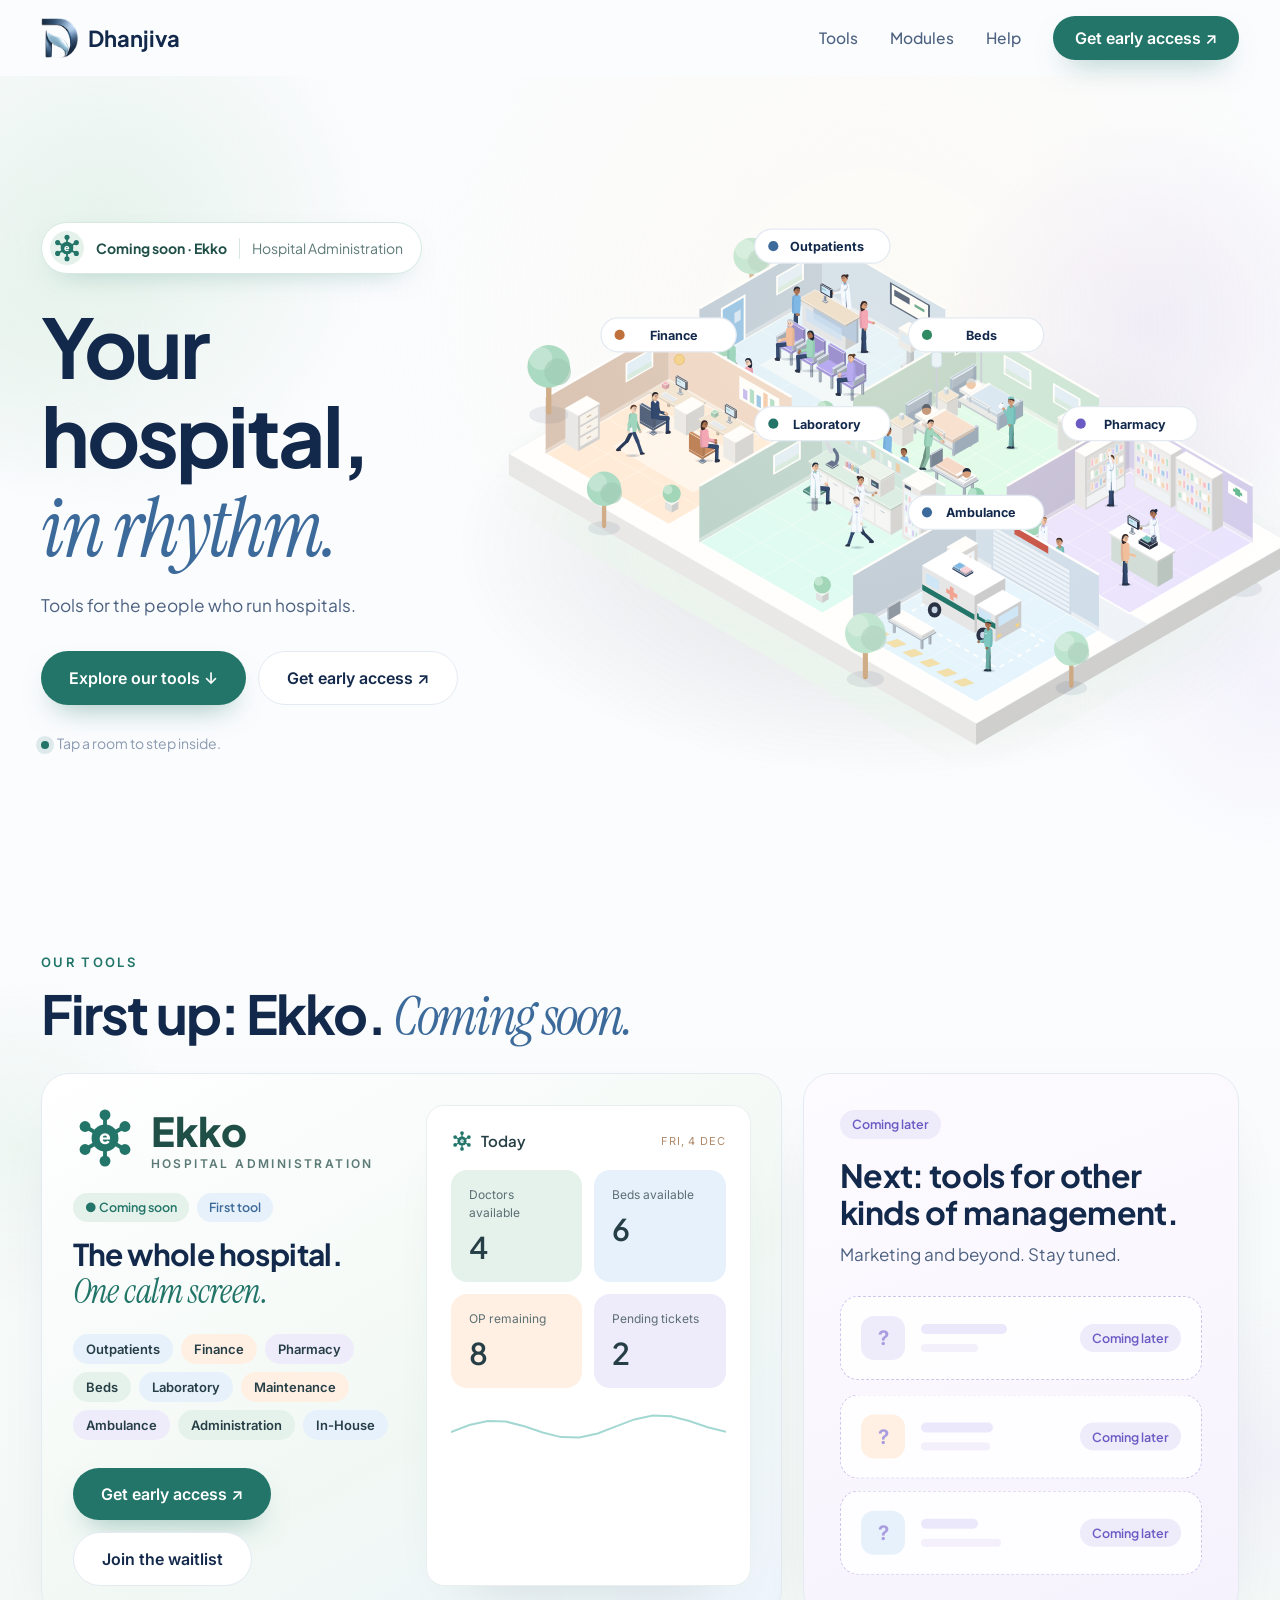
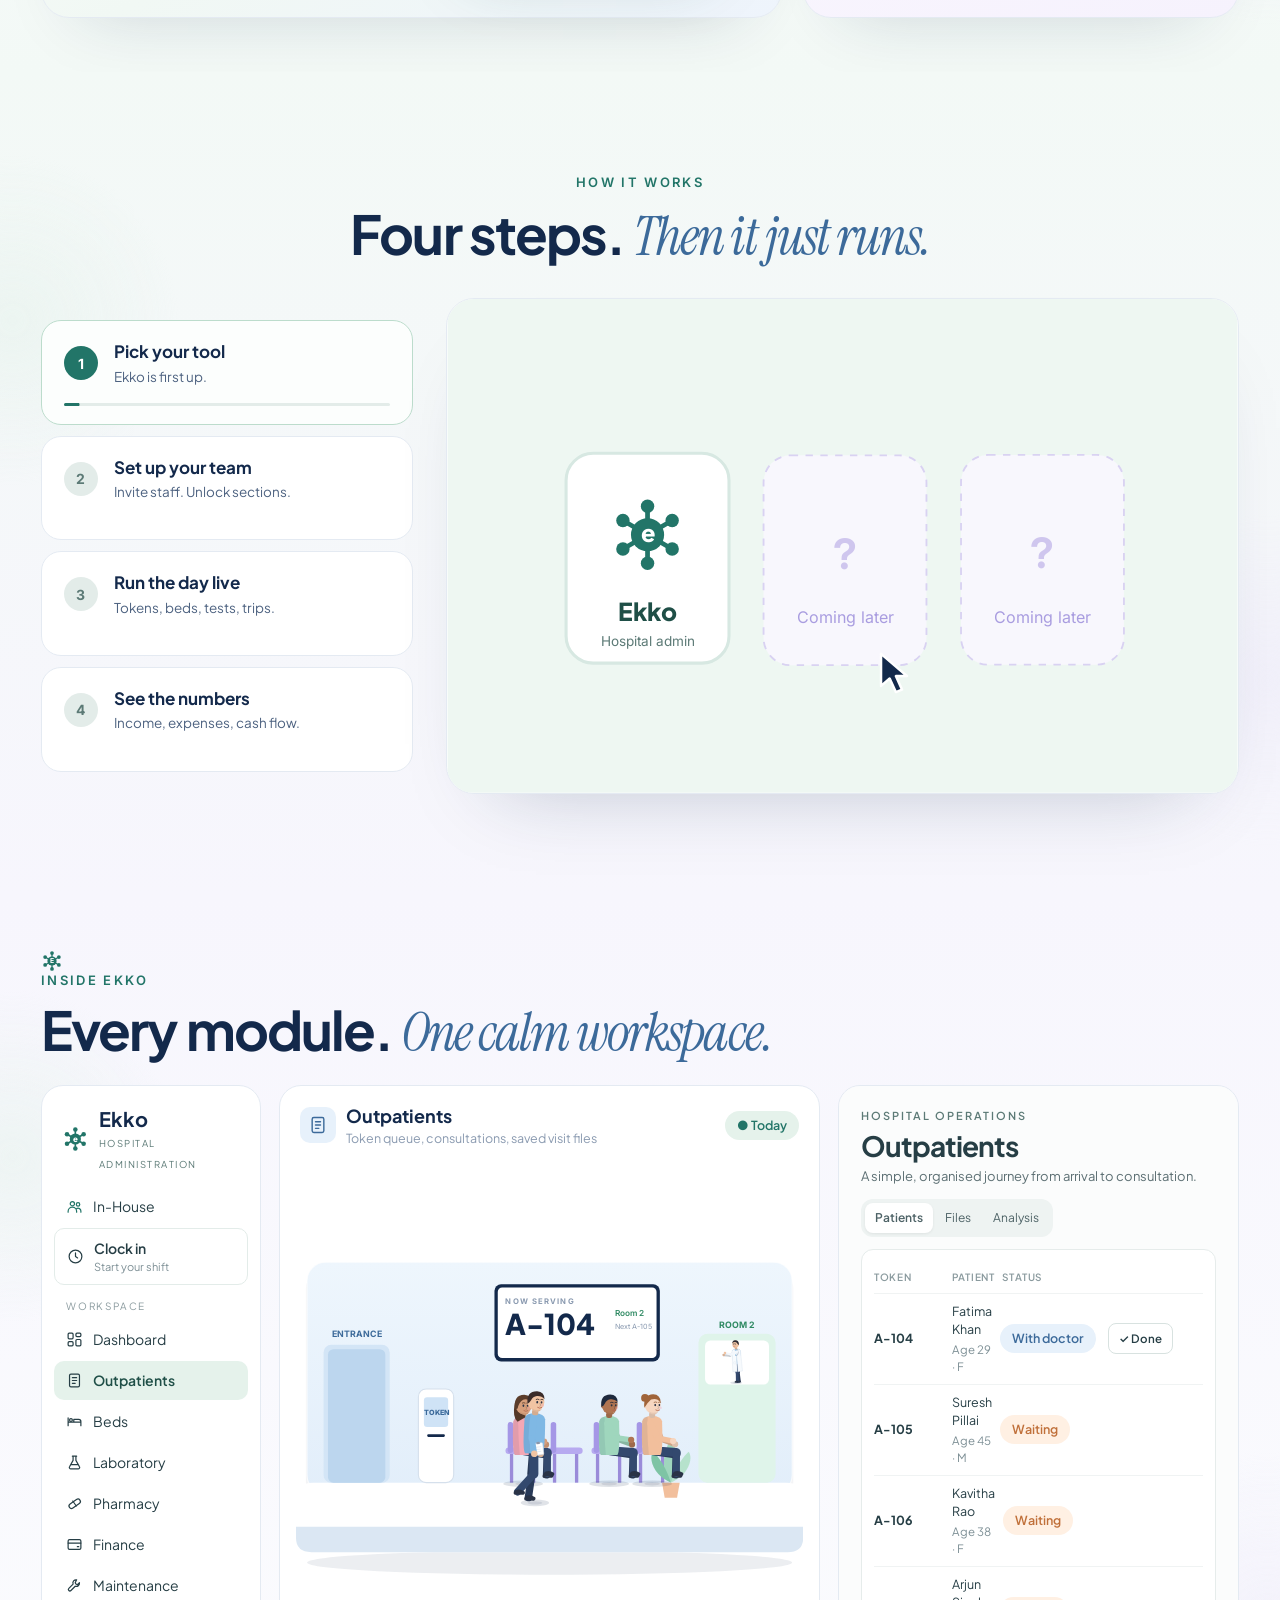
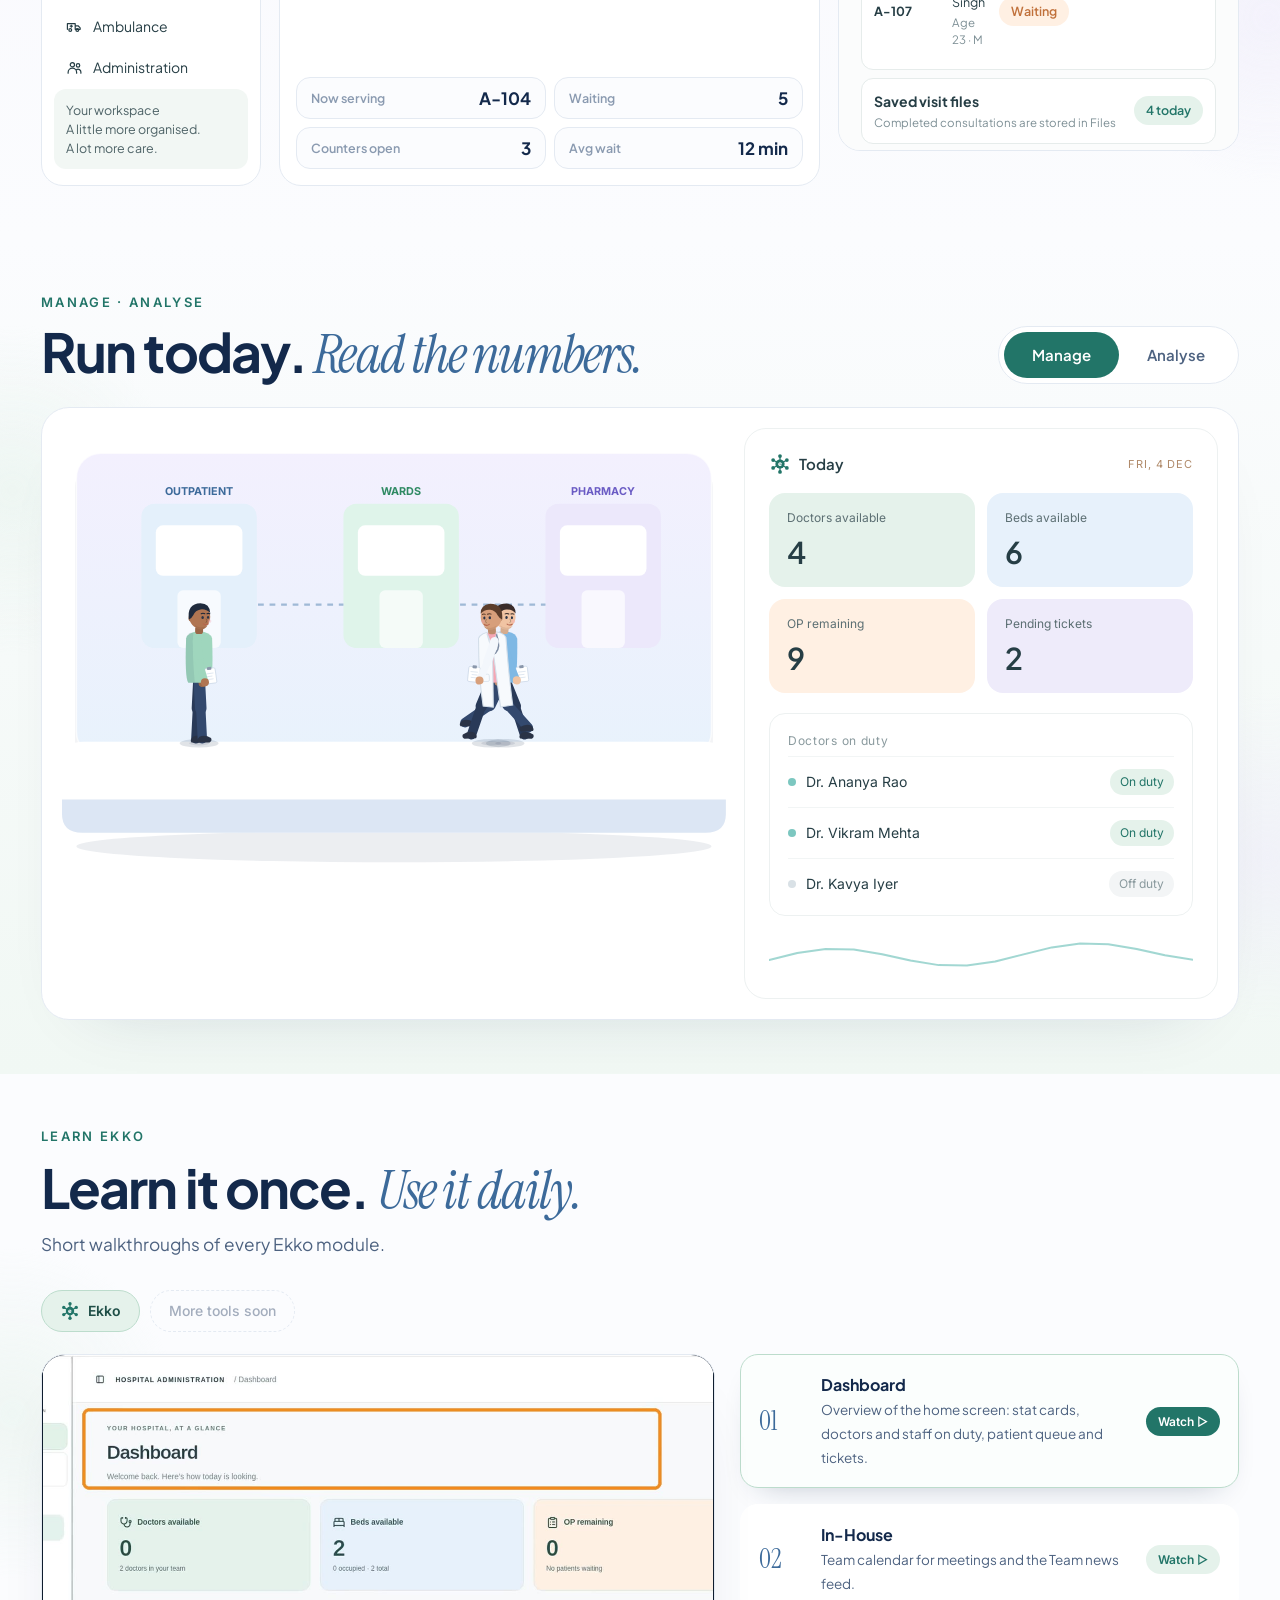
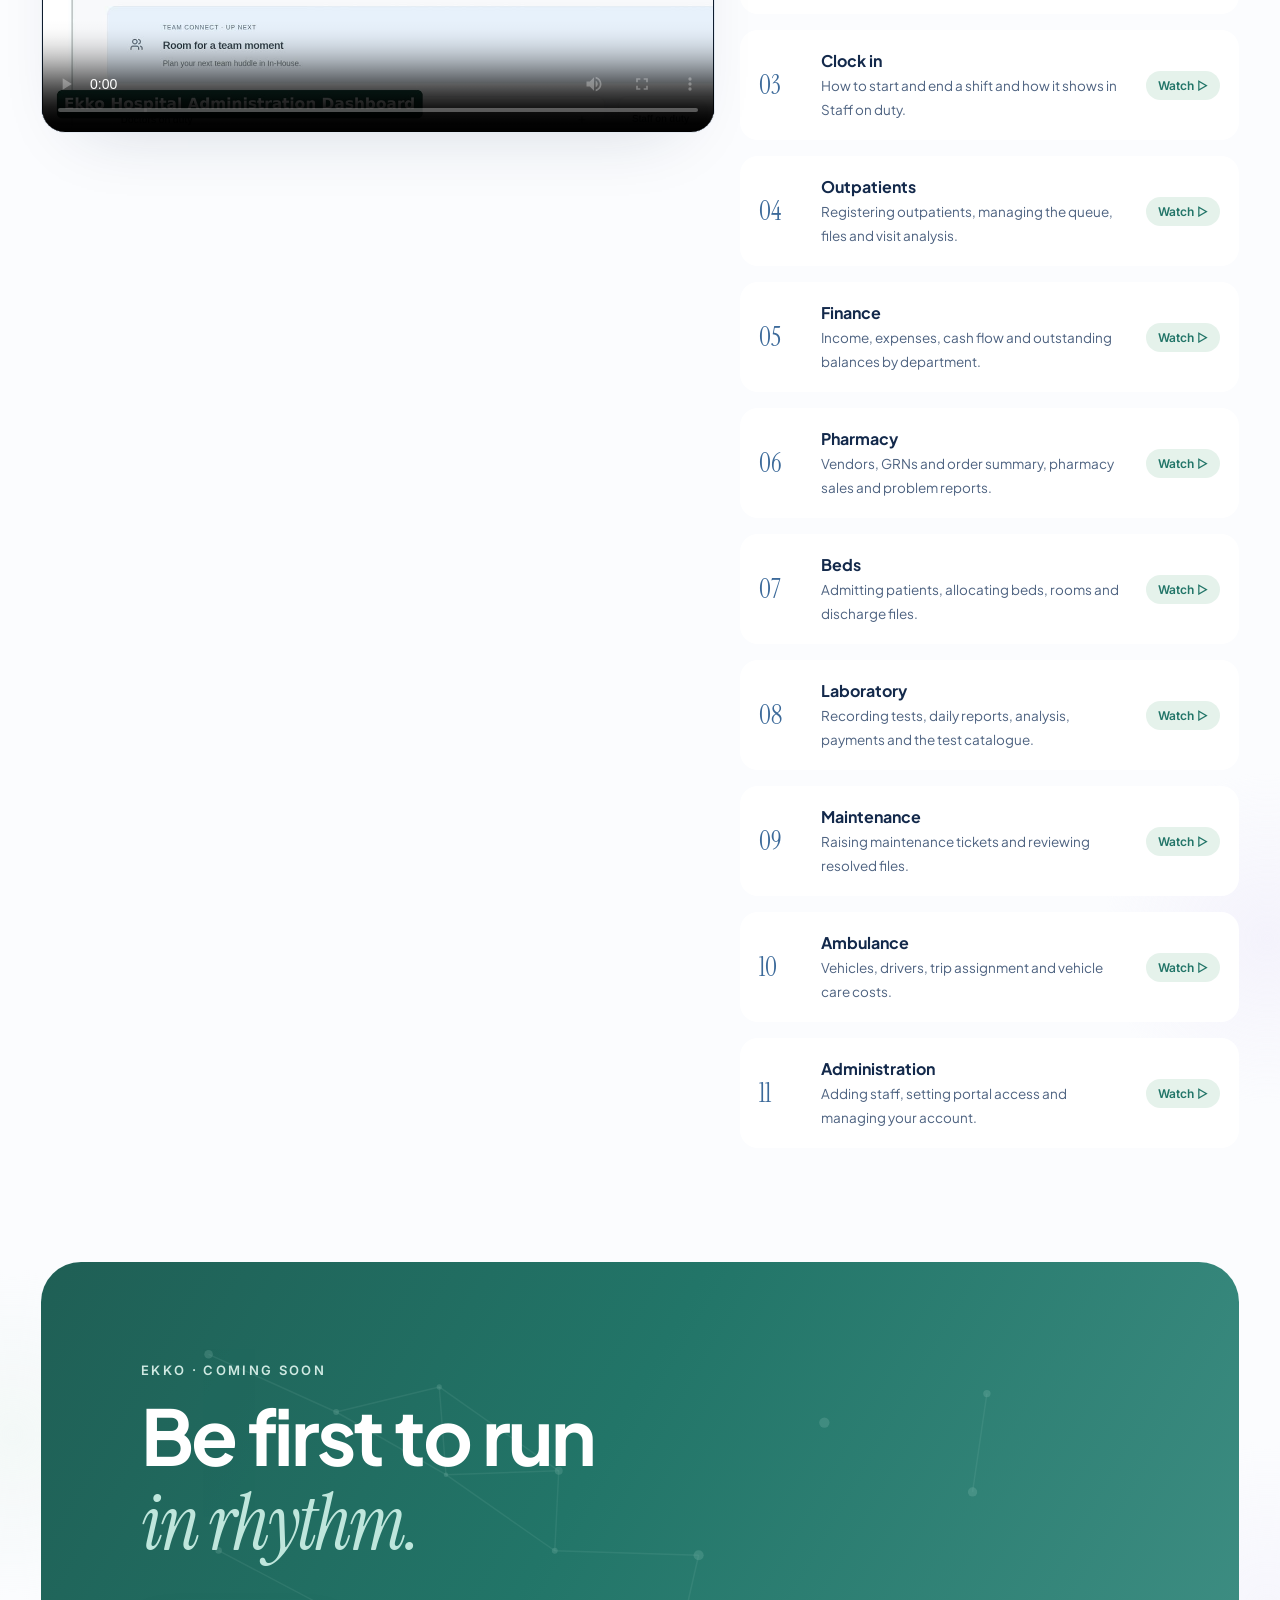
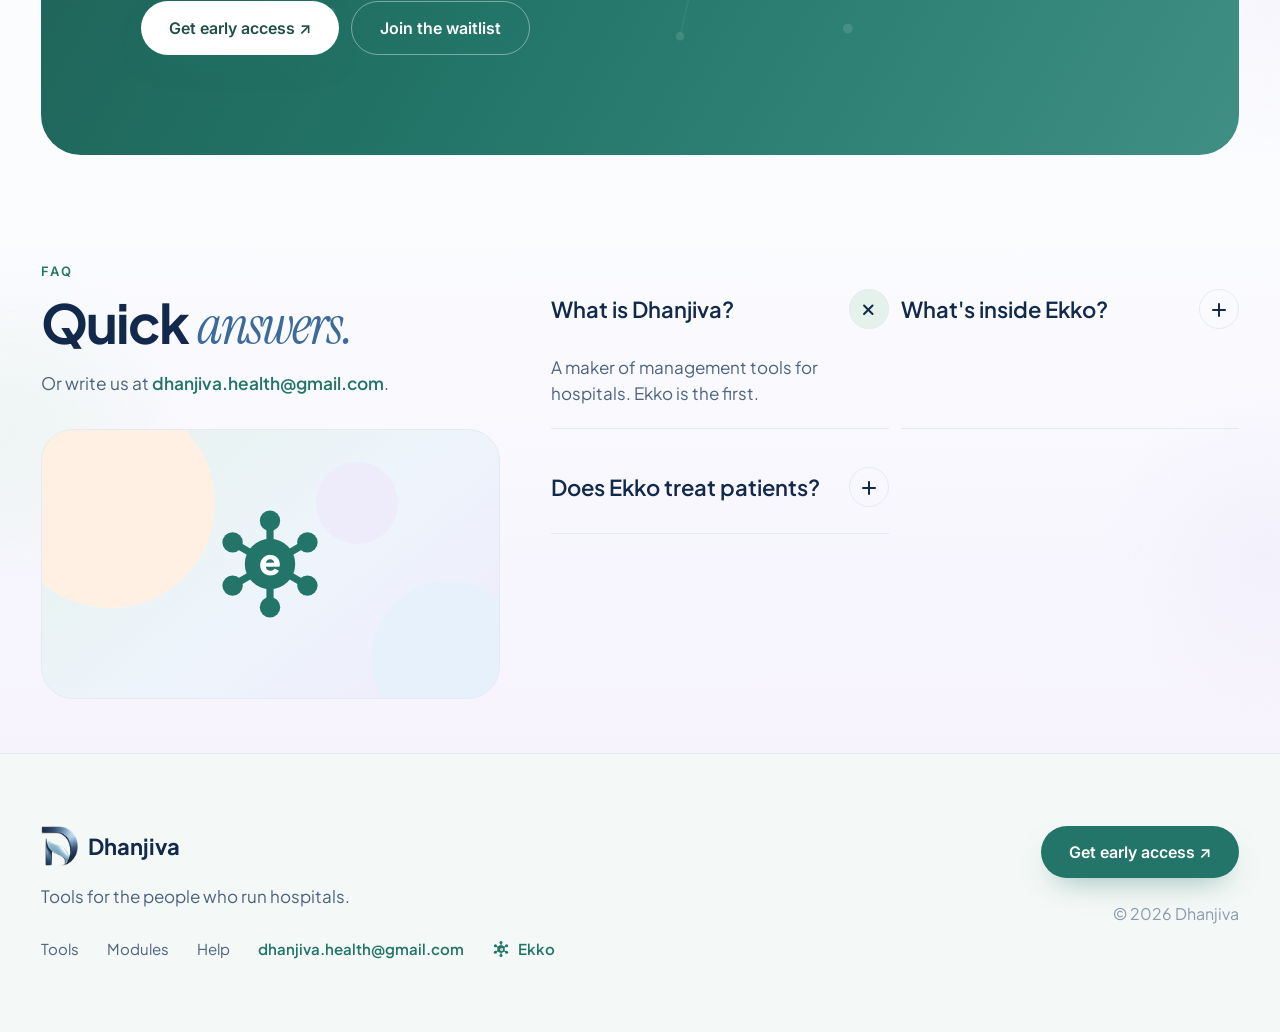
<file: index.html>
<!doctype html>
<html lang="en">
<head>
<meta charset="utf-8">
<meta name="viewport" content="width=device-width, initial-scale=1">
<title>Dhanjiva — Tools for the people who run hospitals</title>
<meta name="description" content="Dhanjiva builds management tools for hospitals. Coming soon: Ekko, hospital administration: a little more organised, a lot more care.">
<meta name="theme-color" content="#fbfcfe">
<link rel="canonical" href="https://dhanjiva.com/">
<meta property="og:title" content="Dhanjiva — Your hospital, in rhythm.">
<meta property="og:description" content="Tools for the people who run hospitals. Ekko is coming first: hospital administration in one calm workspace.">
<meta property="og:type" content="website">
<meta property="og:image" content="assets/logo-mark.png">
<meta name="twitter:card" content="summary">
<link rel="icon" href="favicon.ico" sizes="any">
<link rel="icon" type="image/png" sizes="32x32" href="assets/favicon-32.png">
<link rel="apple-touch-icon" href="assets/apple-touch-icon.png">
<link rel="preconnect" href="https://fonts.googleapis.com">
<link rel="preconnect" href="https://fonts.gstatic.com" crossorigin>
<link href="https://fonts.googleapis.com/css2?family=Instrument+Serif:ital@0;1&family=Inter:wght@400;500;600;700;800&family=Plus+Jakarta+Sans:wght@500;600;700;800&display=swap" rel="stylesheet">
<link rel="stylesheet" href="css/site.css">
</head>
<body>
<a class="skip" href="#tools">Skip to tools</a>
<header class="site-header" id="hdr">
  <a class="brand" href="#hero" aria-label="Dhanjiva home"><img src="assets/logo-mark.png" width="40" height="42" alt="">Dhanjiva</a>
  <nav class="nav" aria-label="Main">
    <a href="#tools">Tools</a>
    <a href="#modules">Modules</a>
    <a href="#faq">Help</a>
    <a class="btn p" href="get-ekko.html" style="padding:12px 22px">Get early access ↗</a>
  </nav>
  <button class="burger" id="burger" aria-label="Open menu" aria-expanded="false" aria-controls="mnav"><i></i></button>
</header>
<nav class="mobile-nav" id="mnav" hidden>
  <a href="#tools">Tools</a>
  <a href="#modules">Modules</a>
  <a href="#faq">Help</a>
  <a class="btn p" href="get-ekko.html">Get early access ↗</a>
  <a href="mailto:dhanjiva.health@gmail.com">Contact</a>
</nav>

<main>
<section class="sec" id="hero">
  <div class="blob" style="width:560px;height:560px;background:radial-gradient(closest-side,#e5f2eb,#e5f2eb00);left:-180px;top:-120px"></div>
  <div class="blob" style="width:420px;height:420px;background:radial-gradient(closest-side,#eeebfa,#eeebfa00);right:-80px;top:40px"></div>
  <div class="wrap hero-grid">
    <div class="hero-copy">
      <div class="rv feat"><span id="ekko-mark"></span><b>Coming soon · Ekko</b><i>Hospital Administration</i></div>
      <h1 class="rv" style="margin:28px 0 20px">Your hospital,<br><em class="s">in rhythm.</em></h1>
      <p class="lead rv">Tools for the people who run hospitals.</p>
      <div class="rv" style="display:flex;flex-wrap:wrap;gap:12px;margin-top:32px">
        <a class="btn p" href="#tools">Explore our tools ↓</a>
        <a class="btn g" href="get-ekko.html">Get early access ↗</a>
      </div>
      <p class="rv" style="margin-top:28px;font-size:14px;color:var(--mute)"><span class="live"></span>Tap a room to step inside.</p>
    </div>
    <div class="hero-stage rv" id="hero-stage">
      <div class="iso-wrap" id="isow">
        <svg id="iso-s" class="iso" viewBox="134 100 908 638" aria-hidden="true"></svg>
        <svg id="iso-d" class="iso" viewBox="134 100 908 638" aria-hidden="true"></svg>
        <svg id="iso-s2" class="iso" viewBox="134 100 908 638" aria-hidden="true"></svg>
        <svg id="iso-d2" class="iso" viewBox="134 100 908 638" aria-hidden="true"></svg>
        <svg id="iso" class="iso" viewBox="134 100 908 638" role="group" aria-label="Hospital map. Choose a room to see its module."></svg>
      </div>
    </div>
  </div>
</section>

<section class="sec" id="tools" style="background:linear-gradient(#fbfcfe,#f3f9f6)">
  <div class="wrap">
    <div class="rv"><div class="eyebrow">Our tools</div>
    <h2 style="margin-top:14px">First up: Ekko. <em class="s">Coming soon.</em></h2></div>
    <div class="tools-grid">
      <div class="card ek-card rv" id="ekcard">
        <div>
          <div style="display:flex;gap:14px;align-items:center" id="ek-brand"></div>
          <div style="display:flex;gap:8px;margin:22px 0 14px"><span class="pl pm">● Coming soon</span><span class="pl pb">First tool</span></div>
          <p style="font:700 30px 'Plus Jakarta Sans';line-height:1.2;letter-spacing:-.02em">The whole hospital.<br><em class="s" style="color:var(--teal);font-size:34px">One calm screen.</em></p>
          <div id="chips" style="display:flex;flex-wrap:wrap;gap:8px;margin:22px 0 28px"></div>
          <div style="display:flex;flex-wrap:wrap;gap:12px">
            <a class="btn p" href="get-ekko.html">Get early access ↗</a>
            <a class="btn g" href="get-ekko.html">Join the waitlist</a>
          </div>
        </div>
        <div class="ek-prev" id="ekprev" aria-hidden="true"></div>
      </div>
      <div class="card soon-card rv" id="soon">
        <span class="pl pv">Coming later</span>
        <div style="font:700 32px 'Plus Jakarta Sans';margin-top:18px;letter-spacing:-.02em;line-height:1.15">Next: tools for other kinds of management.</div>
        <p class="lead" style="font-size:17px;margin-top:12px">Marketing and beyond. Stay tuned.</p>
        <div id="soontiles" style="margin-top:28px;display:grid;gap:12px"></div>
      </div>
    </div>
  </div>
</section>

<section class="sec" id="how" style="background:linear-gradient(#f3f9f6,#f7f6fd)">
  <div class="wrap">
    <div class="rv" style="text-align:center"><div class="eyebrow">How it works</div>
    <h2 style="margin-top:14px">Four steps. <em class="s">Then it just runs.</em></h2></div>
    <div class="how-wrap" id="howwrap">
      <ol class="how-steps" id="how-steps"></ol>
      <div class="how-stage" id="how-stage"></div>
    </div>
  </div>
</section>

<section class="sec" id="inside" style="background:linear-gradient(#f7f6fd,#fbfcfe)">
  <div class="wrap">
    <div class="rv"><div class="eyebrow" id="inside-eye"></div>
    <h2 style="margin-top:12px">Every module. <em class="s">One calm workspace.</em></h2></div>
    <div class="exp rv">
      <div class="sb" id="sbar" role="tablist" aria-label="Ekko modules"></div>
      <div class="exp-scene">
        <div id="ctitle" style="display:flex;justify-content:space-between;align-items:center;gap:8px;flex-wrap:wrap;padding:2px 4px 8px"></div>
        <svg id="csvg" viewBox="40 30 920 560" role="img" aria-label="Live module scene"></svg>
        <div id="cdata" class="exp-data"></div>
      </div>
      <div class="eu" id="eui"></div>
    </div>
  </div>
</section>

<section class="sec" id="ma" style="background:linear-gradient(#fbfcfe,#f1f8f4)">
  <div class="wrap">
    <div style="display:flex;justify-content:space-between;align-items:flex-end;gap:20px;flex-wrap:wrap">
      <div class="rv"><div class="eyebrow">Manage · Analyse</div>
      <h2 style="margin-top:12px">Run today. <em class="s">Read the numbers.</em></h2></div>
      <div class="tabs rv" id="tabs" role="group" aria-label="View mode">
        <div class="pill" id="pill"></div>
        <button type="button" id="tm" class="on" aria-pressed="true">Manage</button>
        <button type="button" id="ta" aria-pressed="false">Analyse</button>
      </div>
    </div>
    <div class="card ma-box rv" id="mabox">
      <div id="mal"></div>
      <div class="eu" id="mar" style="max-height:none"></div>
    </div>
  </div>
</section>

<section class="sec" id="modules">
  <div class="wrap">
    <div class="rv"><div class="eyebrow">Learn Ekko</div>
    <h2 style="margin-top:14px">Learn it once. <em class="s">Use it daily.</em></h2>
    <p class="lead" style="margin-top:12px">Short walkthroughs of every Ekko module.</p></div>
    <div class="toolsel rv" id="toolsel" role="tablist" aria-label="Choose a tool"></div>
    <div class="learn-grid">
      <div class="player card rv" id="player">
        <div class="ph" id="pholder"><div><div style="font-size:48px;opacity:.35">▷</div><div style="font:700 22px 'Plus Jakarta Sans';margin-top:12px">Pick a module</div><p style="color:var(--ink2);margin-top:6px">Watch opens here.</p></div></div>
        <video id="mvid" controls playsinline preload="metadata"></video>
      </div>
      <div class="rv" id="modlist" role="list"></div>
    </div>
  </div>
</section>

<section class="sec" id="cta">
  <div class="wrap">
    <div class="band rv" id="bandc">
      <svg id="bsvg" viewBox="0 0 1620 600" aria-hidden="true"></svg>
      <div style="position:relative">
        <div class="eyebrow">Ekko · Coming soon</div>
        <h2 style="margin-top:16px;font-size:clamp(40px,6vw,92px)">Be first to run<br><em class="s">in rhythm.</em></h2>
        <div style="display:flex;flex-wrap:wrap;gap:12px;margin-top:36px">
          <a class="btn p" href="get-ekko.html">Get early access ↗</a>
          <a class="btn g" href="get-ekko.html">Join the waitlist</a>
        </div>
      </div>
    </div>
  </div>
</section>

<section class="sec" id="faq" style="background:linear-gradient(#fbfcfe,#f6f3fd)">
  <div class="wrap faq-grid">
    <div class="rv"><div class="eyebrow">FAQ</div>
    <h2 style="margin-top:14px">Quick <em class="s">answers.</em></h2>
    <p class="lead" style="margin-top:16px">Or write us at <a href="mailto:dhanjiva.health@gmail.com" style="color:var(--teal);font-weight:600">dhanjiva.health@gmail.com</a>.</p><div class="faq-vis" aria-hidden="true"><i class="o1"></i><i class="o2"></i><i class="o3"></i><span id="faqmark"></span></div>
    </div>
    <div class="rv" id="faqlist"></div>
  </div>
</section>
</main>

<footer>
  <div class="wrap foot">
    <div>
      <a class="brand" href="#hero"><img src="assets/logo-mark.png" width="40" height="42" alt="">Dhanjiva</a>
      <p style="color:var(--ink2);margin-top:18px;font-size:17px">Tools for the people who run hospitals.</p>
      <div class="foot-links">
        <a href="#tools">Tools</a><a href="#modules">Modules</a><a href="#faq">Help</a>
        <a href="mailto:dhanjiva.health@gmail.com" style="color:var(--teal);font-weight:600">dhanjiva.health@gmail.com</a>
        <span style="display:flex;gap:8px;align-items:center;color:var(--teal);font-weight:600" id="foot-ekko"></span>
      </div>
    </div>
    <div style="text-align:right">
      <a class="btn p" href="get-ekko.html">Get early access ↗</a>
      <p style="color:var(--mute);margin-top:24px">© 2026 Dhanjiva</p>
    </div>
  </div>
</footer>

<script src="js/chars.js"></script>
<script src="js/scenes.js"></script>
<script src="js/site-core.js"></script>
<script src="js/hero-art.js"></script>
<script src="js/site.js"></script>
<script src="js/hero-rooms.js"></script>
<script src="js/mobile.js"></script>
</body>
</html>
</file>
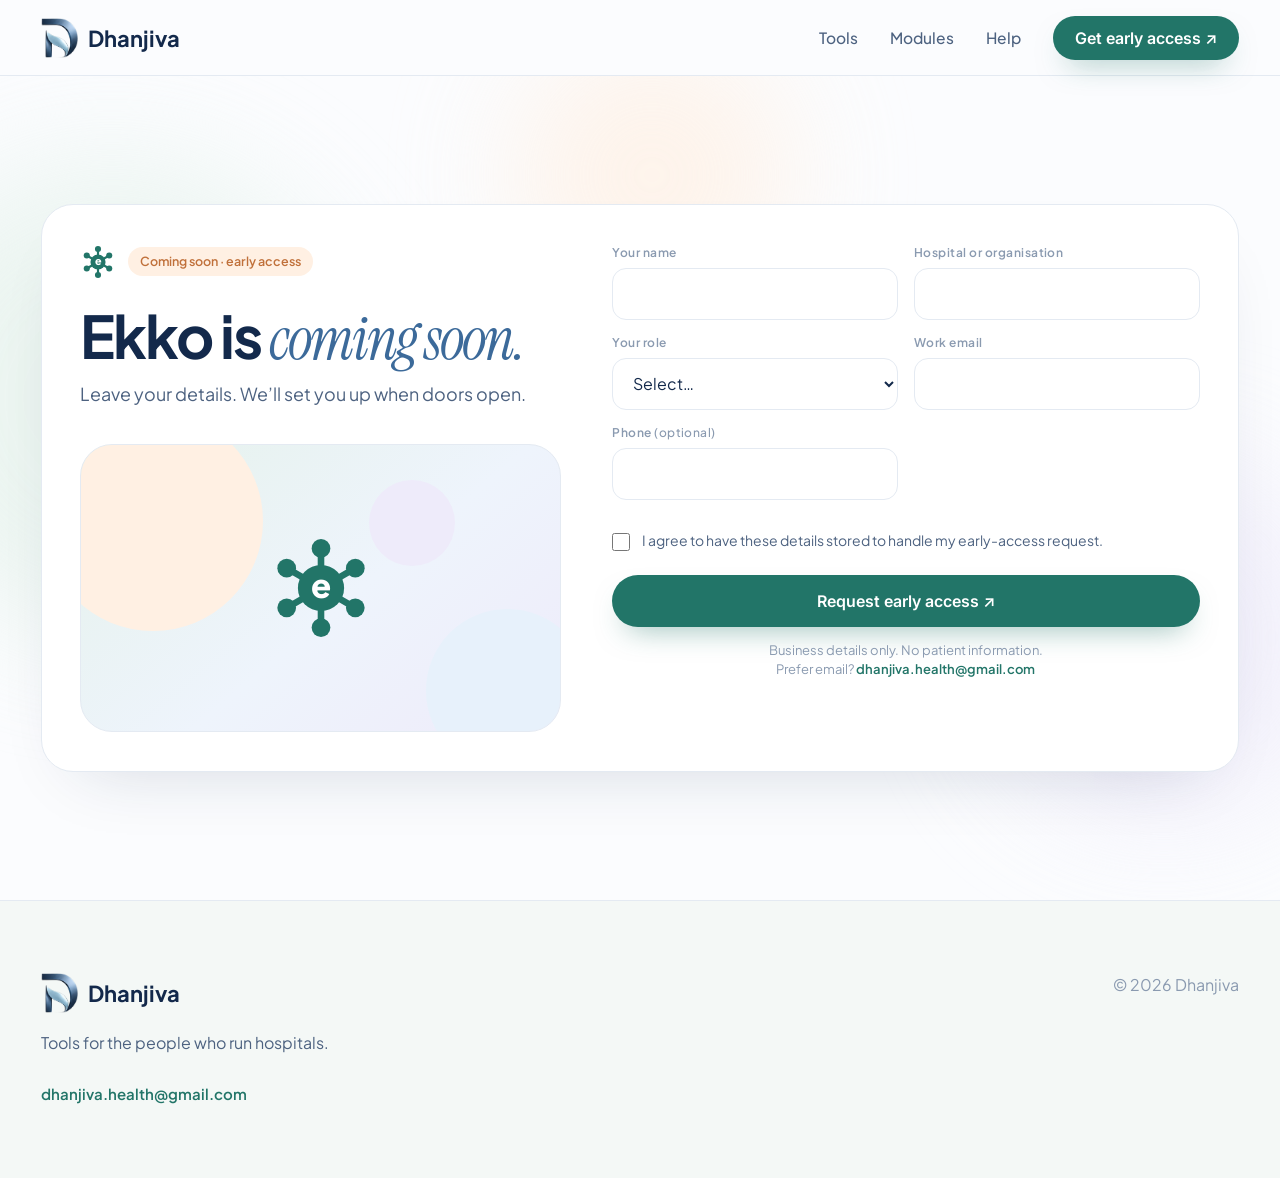
<file: get-ekko.html>
<!doctype html>
<html lang="en">
<head>
<meta charset="utf-8">
<meta name="viewport" content="width=device-width, initial-scale=1">
<title>Ekko early access — Dhanjiva</title>
<meta name="description" content="Request early access to Ekko, Dhanjiva's hospital administration tool.">
<meta name="theme-color" content="#fbfcfe">
<link rel="canonical" href="https://dhanjiva.com/get-ekko.html">
<link rel="icon" href="favicon.ico" sizes="any">
<link rel="icon" type="image/png" sizes="32x32" href="assets/favicon-32.png">
<link rel="apple-touch-icon" href="assets/apple-touch-icon.png">
<link rel="preconnect" href="https://fonts.googleapis.com">
<link href="https://fonts.googleapis.com/css2?family=Instrument+Serif:ital@0;1&family=Inter:wght@400;500;600;700;800&family=Plus+Jakarta+Sans:wght@500;600;700;800&display=swap" rel="stylesheet">
<link rel="stylesheet" href="css/site.css">
<style>
.pulse{animation:pulse 3s ease-in-out infinite}@keyframes pulse{0%,100%{transform:scale(1)}50%{transform:scale(1.04)}}
@media(prefers-reduced-motion:reduce){.pulse{animation:none}}
.float-orb{position:absolute;border-radius:50%;filter:blur(60px);opacity:.7}
</style>
</head>
<body>
<a class="skip" href="#form">Skip to form</a>
<header class="site-header scrolled" id="hdr">
  <a class="brand" href="index.html"><img src="assets/logo-mark.png" width="40" height="42" alt="">Dhanjiva</a>
  <nav class="nav" aria-label="Main">
    <a href="index.html#tools">Tools</a>
    <a href="index.html#modules">Modules</a>
    <a href="index.html#faq">Help</a>
    <a class="btn p" href="get-ekko.html" style="padding:12px 22px" aria-current="page">Get early access ↗</a>
  </nav>
  <button class="burger" id="burger" aria-label="Open menu" aria-expanded="false"><i></i></button>
</header>
<nav class="mobile-nav" id="mnav" hidden>
  <a href="index.html#tools">Tools</a>
  <a href="index.html#modules">Modules</a>
  <a href="index.html#faq">Help</a>
  <a class="btn p" href="get-ekko.html">Get early access ↗</a>
  <a href="mailto:dhanjiva.health@gmail.com">Contact</a>
</nav>

<section class="coming">
  <div class="float-orb" style="width:480px;height:480px;background:#e5f2eb;left:-10%;top:10%"></div>
  <div class="float-orb" style="width:360px;height:360px;background:#eeebfa;right:-5%;bottom:10%"></div>
  <div class="float-orb" style="width:280px;height:280px;background:#fff0e3;left:40%;top:-5%"></div>
  <svg class="orbit" id="orbit" viewBox="0 0 1200 800" aria-hidden="true"></svg>

  <div class="card coming-card" id="panel">
    <div id="form-view">
      <div style="display:flex;gap:12px;align-items:center;margin-bottom:8px"><span id="mark"></span>
        <span class="pl pp">Coming soon · early access</span></div>
      <h1 style="font-size:clamp(36px,5vw,52px);margin:16px 0 10px">Ekko is <em class="s">coming soon.</em></h1>
      <p class="lead" style="font-size:17px;margin-bottom:28px">Leave your details. We’ll set you up when doors open.</p>
      <div class="faq-vis ge-vis" aria-hidden="true"><i class="o1"></i><i class="o2"></i><i class="o3"></i><span id="gemark"></span></div>

      <form id="form" action="https://formsubmit.co/ajax/dhanjiva.health@gmail.com" method="POST" novalidate>
        <input type="hidden" name="_subject" value="New Ekko early-access request">
        <input type="hidden" name="_template" value="table">
        <input type="hidden" name="_captcha" value="false">
        <div class="hp" aria-hidden="true"><label>Company website<input type="text" name="_honey" tabindex="-1" autocomplete="off"></label></div>

        <div class="fld"><label for="name">Your name</label><input id="name" name="name" autocomplete="name" required minlength="2" maxlength="100"></div>
        <div class="fld"><label for="hospital">Hospital or organisation</label><input id="hospital" name="hospital" autocomplete="organization" required minlength="2" maxlength="160"></div>
        <div class="fld"><label for="role">Your role</label>
          <select id="role" name="role" required>
            <option value="">Select…</option>
            <option>Administrator</option>
            <option>Owner / Director</option>
            <option>Operations</option>
            <option>Finance</option>
            <option>IT</option>
            <option>Other</option>
          </select>
        </div>
        <div class="fld"><label for="email">Work email</label><input id="email" name="email" type="email" autocomplete="email" required maxlength="254"></div>
        <div class="fld"><label for="phone">Phone <span style="font-weight:500;color:var(--mute)">(optional)</span></label><input id="phone" name="phone" type="tel" autocomplete="tel" maxlength="40"></div>
        <label class="consent"><input type="checkbox" name="consent" required><span>I agree to have these details stored to handle my early-access request.</span></label>
        <button class="btn p" type="submit" id="submit" style="width:100%;justify-content:center">Request early access ↗</button>
        <p class="form-err" id="err" role="alert" hidden></p>
        <p style="color:var(--mute);font-size:13px;margin-top:14px;text-align:center">Business details only. No patient information.<br>
          Prefer email? <a href="mailto:dhanjiva.health@gmail.com?subject=New%20Ekko%20early-access%20request" style="color:var(--teal);font-weight:600">dhanjiva.health@gmail.com</a></p>
      </form>
    </div>

    <div class="success" id="success" hidden>
      <div class="check pulse" aria-hidden="true">✓</div>
      <h2 style="font-size:36px;margin-bottom:10px">You’re on the list.</h2>
      <p class="lead" style="margin:0 auto;font-size:17px">Thanks — we’ll be in touch about Ekko early access.</p>
      <a class="btn g" href="index.html" style="margin-top:28px">← Back to Dhanjiva</a>
    </div>
  </div>
</section>

<footer>
  <div class="wrap foot">
    <div>
      <a class="brand" href="index.html"><img src="assets/logo-mark.png" width="40" height="42" alt="">Dhanjiva</a>
      <p style="color:var(--ink2);margin-top:18px">Tools for the people who run hospitals.</p>
      <div class="foot-links"><a href="mailto:dhanjiva.health@gmail.com" style="color:var(--teal);font-weight:600">dhanjiva.health@gmail.com</a></div>
    </div>
    <p style="color:var(--mute)">© 2026 Dhanjiva</p>
  </div>
</footer>

<script>
const EKKO=(w,c='#227568')=>{let s=`<svg viewBox="-50 -50 100 100" width="${w}" height="${w}">`;for(let i=0;i<6;i++){const a=(i*60-90)*Math.PI/180,x=Math.cos(a)*36,y=Math.sin(a)*36;s+=`<line x1="0" y1="0" x2="${x}" y2="${y}" stroke="${c}" stroke-width="6" stroke-linecap="round"/><circle cx="${x}" cy="${y}" r="8.5" fill="${c}"/>`}return s+`<circle r="21" fill="${c}"/><text y="9.5" text-anchor="middle" font-family="Plus Jakarta Sans,Inter" font-weight="800" font-size="30" fill="#fff">e</text></svg>`};
document.getElementById('mark').innerHTML=EKKO(36);{const g=document.getElementById('gemark');if(g)g.innerHTML=EKKO(110)}
const burger=document.getElementById('burger'),mnav=document.getElementById('mnav');
burger.addEventListener('click',()=>{const open=mnav.classList.toggle('open');if(open)mnav.removeAttribute('hidden');burger.setAttribute('aria-expanded',String(open))});
mnav.querySelectorAll('a').forEach(a=>a.addEventListener('click',()=>{mnav.classList.remove('open')}));

// orbit animation
const orb=document.getElementById('orbit');
const reduce=matchMedia('(prefers-reduced-motion: reduce)').matches;
function draw(t){let s='';for(let i=0;i<18;i++){const a=t*.3+i*.7,x=600+Math.cos(a)*280+Math.sin(a*1.3)*40,y=400+Math.sin(a)*200+Math.cos(a*1.1)*30;s+=`<circle cx="${x}" cy="${y}" r="${4+2*Math.sin(t+i)}" fill="#227568" opacity=".18"/>`}
for(let i=0;i<6;i++){const a=(i*60-90+t*8)*Math.PI/180;s+=`<line x1="600" y1="400" x2="${600+Math.cos(a)*120}" y2="${400+Math.sin(a)*120}" stroke="#227568" stroke-opacity=".12" stroke-width="3"/>`}
s+=`<g transform="translate(600,400)">${EKKO(80).replace('<svg ','<svg x="-40" y="-40" ')}</g>`;orb.innerHTML=s}
let t0=performance.now();(function loop(n){if(orb.getClientRects().length){if(!reduce)draw((n-t0)/1000);else draw(0)}requestAnimationFrame(loop)})(t0);

const form=document.getElementById('form'),err=document.getElementById('err'),sub=document.getElementById('submit');
const MAILTO='mailto:dhanjiva.health@gmail.com?subject='+encodeURIComponent('New Ekko early-access request');
form.addEventListener('submit',async e=>{
  e.preventDefault();err.hidden=true;
  if(form._honey&&form._honey.value)return;
  if(!form.reportValidity())return;
  const fd=new FormData(form);
  const payload={name:fd.get('name'),hospital:fd.get('hospital'),role:fd.get('role'),email:fd.get('email'),phone:fd.get('phone')||'',consent:'yes',_subject:fd.get('_subject'),_template:fd.get('_template'),_captcha:fd.get('_captcha')};
  sub.disabled=true;sub.textContent='Sending…';
  try{
    const res=await fetch(form.action,{method:'POST',headers:{'Content-Type':'application/json','Accept':'application/json'},body:JSON.stringify(payload)});
    if(!res.ok)throw new Error('bad status');
    document.getElementById('form-view').hidden=true;
    document.getElementById('success').hidden=false;
  }catch(ex){
    err.hidden=false;err.innerHTML='We could not reach the server. <a href="'+MAILTO+'&body='+encodeURIComponent('Name: '+payload.name+'\\nHospital: '+payload.hospital+'\\nRole: '+payload.role+'\\nEmail: '+payload.email+'\\nPhone: '+payload.phone)+'" style="color:var(--teal);font-weight:600">Email us instead</a>.';
    sub.disabled=false;sub.textContent='Request early access ↗';
  }
});
</script>
</body>
</html>
</file>
<file: css/site.css>
:root{--bg:#fbfcfe;--ink:#13294b;--ink2:#4d6280;--mute:#8a9ab0;--line:#e4eaf2;--steel:#3c6a9a;--teal:#227568;--teal2:#1f4f47;--mint:#e5f2eb;--ice:#e7f1fb;--lav:#eeebfa;--peach:#fff0e3;--mintd:#227568;--radius:28px;--font:"Plus Jakarta Sans",Inter,system-ui,sans-serif;--serif:"Instrument Serif",Georgia,serif}
*{margin:0;padding:0;box-sizing:border-box}
html{scroll-behavior:smooth}
body{font-family:var(--font);color:var(--ink);background:var(--bg);line-height:1.5;-webkit-font-smoothing:antialiased}
img,svg{display:block;max-width:100%}
a{color:inherit;text-decoration:none}
button{font:inherit;cursor:pointer;border:none;background:none;color:inherit}
.wrap{width:min(1180px,92vw);margin:0 auto}
.skip{position:absolute;left:-999px;top:0;background:#fff;padding:12px 18px;z-index:100;border-radius:8px}.skip:focus{left:16px;top:16px}
.eyebrow{font:600 13px Inter,system-ui;letter-spacing:.18em;text-transform:uppercase;color:var(--teal)}
h1,h2,h3{font-weight:700;letter-spacing:-.035em;line-height:1.08}
h1{font-size:clamp(42px,7vw,88px)}h2{font-size:clamp(34px,5.2vw,68px)}
em.s{font-family:var(--serif);font-style:italic;font-weight:400;color:var(--steel)}
.lead{font-size:clamp(17px,2vw,22px);color:var(--ink2);max-width:540px}
.btn{display:inline-flex;align-items:center;gap:10px;padding:16px 28px;border-radius:999px;font:600 16px Inter,system-ui;transition:transform .2s,box-shadow .2s}
.btn.p{background:var(--teal);color:#fff;box-shadow:0 14px 30px -14px #22756888}.btn.p:hover{transform:translateY(-2px)}
.btn.g{background:#fff;border:1px solid var(--line);color:var(--ink)}.btn.g:hover{border-color:#c9d6e6}
.btn:focus-visible,.sbi:focus-visible,.q-h:focus-visible,.mi:focus-visible,.chip:focus-visible{outline:3px solid #22756866;outline-offset:3px}
.pl{display:inline-block;padding:5px 12px;border-radius:99px;font-size:12.5px;font-weight:600}
.pm{background:var(--mint);color:var(--teal)}.pb{background:var(--ice);color:var(--steel)}.pv{background:var(--lav);color:#6a5bc4}.pp{background:var(--peach);color:#c0703a}
.chip{font:600 13px Inter;padding:7px 13px;border-radius:99px;color:#263e45}
.card{background:#fff;border:1px solid var(--line);border-radius:var(--radius);box-shadow:0 30px 70px -40px #13294b33}
.badge{font:600 11px Inter;letter-spacing:.06em;padding:5px 10px;border-radius:99px;background:var(--peach);color:#c0703a;text-transform:uppercase}
.feat{display:inline-flex;align-items:center;gap:12px;padding:8px 18px 8px 8px;border-radius:99px;background:#fff;border:1px solid #d7e8e2;box-shadow:0 10px 30px -18px #22756888;font-size:14px}.feat>span{width:34px;height:34px;border-radius:50%;background:var(--mint);display:grid;place-items:center}.feat b{color:var(--teal2)}.feat i{font-style:normal;color:#5c7a76;padding-left:12px;border-left:1px solid #d7e8e2}
/* header */
.site-header{position:sticky;top:0;z-index:50;height:76px;display:flex;align-items:center;justify-content:space-between;padding:0 max(4vw,24px);background:rgba(251,252,254,.96);border-bottom:1px solid transparent;transition:border-color .3s}
.site-header.scrolled{border-color:var(--line)}
.brand{display:flex;align-items:center;gap:10px;font:700 22px var(--font)}.brand img{height:40px;width:auto}
.nav{display:flex;gap:32px;align-items:center;font-size:15.5px;font-weight:500;color:var(--ink2)}
.nav a:hover{color:var(--ink)}
.burger{display:none;width:44px;height:44px;border-radius:50%;border:1px solid var(--line);place-items:center}.burger i{display:block;width:18px;height:2px;background:var(--ink);box-shadow:0 6px 0 var(--ink),0 -6px 0 var(--ink)}
.mobile-nav{display:none;position:fixed;inset:76px 0 0;background:var(--bg);z-index:49;padding:32px 6vw;flex-direction:column;gap:22px;font-size:28px;font-weight:600}
.mobile-nav.open{display:flex}
/* sections */
.sec{position:relative;padding:110px 0;overflow:hidden}
.sec .blob{position:absolute;border-radius:50%;pointer-events:none;z-index:0}
.sec>*{position:relative;z-index:1}
.rv{opacity:0;transform:translateY(36px);transition:opacity .7s ease,transform .7s ease}.rv.in{opacity:1;transform:none}
/* hero */
#hero{padding:40px 0 80px;min-height:min(920px,100vh)}
.hero-grid{display:grid;grid-template-columns:1fr 1.15fr;gap:40px;align-items:center}
.hero-copy{padding-top:40px}
.hero-stage{position:relative;min-height:560px}
#iso{width:100%;height:560px;overflow:visible}
.hero-kpi{position:absolute;left:4%;bottom:4%;width:min(360px,90%);padding:16px 18px;border-radius:20px;background:#fff;border:1px solid var(--line);box-shadow:0 20px 50px -30px #13294b55}
.hero-kpi .kg{display:grid;grid-template-columns:1fr 1fr;gap:8px;margin-top:10px}
.hero-kpi .kc{border-radius:12px;padding:10px 12px}.hero-kpi .kc b{display:block;font:700 22px var(--font);margin-top:2px}.hero-kpi .kc small{font-size:11.5px;color:#4d6266}
.room-hit{cursor:pointer}
/* tools */
.tools-grid{display:grid;grid-template-columns:1.7fr 1fr;gap:24px;margin-top:48px}
.ek-card{padding:40px;display:grid;grid-template-columns:1fr 1fr;gap:28px;background:linear-gradient(150deg,#fff,#f1f8f4 60%,#eef4fc)}
.ek-prev{border-radius:18px;background:#fff;border:1px solid #e3ece9;overflow:hidden;height:420px;position:relative}
.ek-prev-inner{width:860px;height:870px;transform:scale(.48);transform-origin:0 0;display:grid;grid-template-columns:270px 1fr}
.soon-card{padding:36px;background:linear-gradient(160deg,#fdfbff,#f6f2fd)}
/* how */
.hn{width:34px;height:34px;border-radius:50%;display:grid;place-items:center;font:700 14px Inter;background:#e3ece9;color:#5c7a76;flex:none}.hs.on .hn{background:var(--teal);color:#fff}
/* explorer */
.exp{display:grid;grid-template-columns:260px minmax(0,1.2fr) minmax(280px,1fr);gap:18px;margin-top:36px;min-height:640px}
.sb{padding:16px 12px;border-radius:22px;background:#fff;border:1px solid var(--line);display:flex;flex-direction:column;font-size:14px}
.sbl{display:flex;gap:10px;align-items:center;padding:4px 8px 14px}.sbl b{font:700 20px var(--font);display:block}.sbl small{font-size:9.5px;letter-spacing:.16em;color:#5c7a76}
.sbi{display:flex;gap:10px;align-items:center;padding:9px 12px;border-radius:10px;margin-bottom:2px;width:100%;text-align:left;color:#263e45}.sbi>span{width:17px;height:17px;display:block;flex:none}
.sbi.on,.sbi.on2{background:var(--mint);font-weight:600;color:var(--teal2)}.sbi.box2{border:1px solid #e3ece9;margin-bottom:8px}
.sbh{font-size:10px;letter-spacing:.18em;color:#8a9a9e;padding:6px 12px}
.sbf{margin-top:auto;background:#f2f7f4;border-radius:12px;padding:12px;font-size:12.5px;color:#4d6266}
.exp-scene{padding:16px;border-radius:22px;background:#fff;border:1px solid var(--line);display:flex;flex-direction:column}
#csvg{width:100%;flex:1;min-height:360px}
.exp-data{display:grid;grid-template-columns:1fr 1fr;gap:8px;margin-top:10px}
.eu{padding:22px;border-radius:22px;background:#fbfcfc;border:1px solid var(--line);overflow:auto;max-height:640px;font-size:14px;color:#263e45}
.eu .eb{font-size:11px;letter-spacing:.18em;color:#5c7a76;font-weight:600}.eu h3{font:700 28px var(--font);margin:4px 0}.eu .sub{font-size:13px;color:#5c6f73;margin-bottom:12px}
.et{display:inline-flex;flex-wrap:wrap;gap:2px;padding:4px;border-radius:12px;background:#eef3f2;margin-bottom:12px}.et span{padding:6px 10px;border-radius:8px;font-size:12px;color:#4d6266}.et span.on{background:#fff;font-weight:600;box-shadow:0 1px 3px #0001}
.kg{display:grid;grid-template-columns:1fr 1fr;gap:8px;margin-bottom:10px}.kc{border-radius:12px;padding:12px;border:1px solid #00000008}.kl{display:flex;gap:6px;align-items:center;font-size:12.5px;font-weight:600}.kc b{display:block;font:600 26px var(--font);margin-top:4px}.kc small{font-size:11px;color:#5c6f73}
.bx{background:#fff;border:1px solid #e6eceb;border-radius:12px;padding:12px;margin-bottom:8px}.bx small{display:block;font-size:11.5px;color:#7d8f95;margin-top:2px}
.tr{display:grid;gap:8px;align-items:center;padding:8px 0;border-bottom:1px solid #f0f3f3;font-size:12.5px}.tr:last-child{border:none}.tr.th{font-size:10px;letter-spacing:.06em;color:#8a9a9e;font-weight:600}
.bt{display:inline-block;padding:6px 10px;border-radius:8px;border:1px solid #d8e2e0;background:#fff;font-size:11.5px;font-weight:600}.bt.dk{background:var(--teal);color:#fff;border-color:var(--teal)}
/* manage */
.tabs{display:inline-flex;padding:5px;border-radius:999px;background:#fff;border:1px solid var(--line);position:relative}
.tabs button{position:relative;z-index:1;padding:12px 28px;font-weight:600;font-size:15px;color:var(--ink2);border-radius:999px}
.tabs button.on{color:#fff}.tabs .pill{position:absolute;top:5px;bottom:5px;left:0;border-radius:999px;background:var(--teal);transition:transform .4s cubic-bezier(.2,.7,.2,1),width .4s cubic-bezier(.2,.7,.2,1)}
.ma-box{margin-top:36px;padding:20px;display:grid;grid-template-columns:1.25fr 1fr;gap:18px;min-height:560px}
/* learn */
.learn-grid{display:grid;grid-template-columns:1.15fr 1fr;gap:40px;margin-top:40px}
.player{position:relative;border-radius:24px;overflow:hidden;background:linear-gradient(150deg,#e5f2eb,#eef4fc);aspect-ratio:16/10;min-height:360px}
.player video{width:100%;height:100%;object-fit:cover;display:none}.player video.show{display:block}
.player .ph{position:absolute;inset:0;display:grid;place-items:center;padding:24px;text-align:center}
.mi{display:grid;grid-template-columns:48px 1fr auto;gap:14px;align-items:center;padding:18px;border-radius:18px;border:1px solid transparent;margin-bottom:6px;width:100%;text-align:left;background:#fff}
.mi:hover,.mi.on{border-color:var(--line);box-shadow:0 14px 30px -20px #13294b55}
.mi .n{font:400 26px var(--serif);color:var(--steel)}.mi b{display:block;font-size:16px}.mi small{color:var(--ink2);font-size:13.5px}
.mi .tg{font:600 11px Inter;padding:5px 10px;border-radius:99px;background:var(--lav);color:#6a5bc4}
.mi .watch{font:600 12px Inter;padding:7px 12px;border-radius:99px;background:var(--mint);color:var(--teal)}
/* band */
.band{border-radius:40px;overflow:hidden;background:linear-gradient(120deg,#1f5f55,#227568 45%,#3f8f84);color:#fff;padding:clamp(48px,8vw,100px);position:relative;min-height:420px;display:flex;flex-direction:column;justify-content:center}
.band .eyebrow{color:#cfe9e2}.band h2{color:#fff}.band em.s{color:#bfe6dc}
.band .btn.p{background:#fff;color:var(--teal2)}.band .btn.g{border-color:#ffffff66;color:#fff;background:transparent}
#bsvg{position:absolute;inset:0;width:100%;height:100%;opacity:.35;pointer-events:none}
/* faq */
.faq-grid{display:grid;grid-template-columns:1fr 1.3fr;gap:60px}
.q{border-bottom:1px solid var(--line)}
.q-h{display:flex;justify-content:space-between;align-items:center;padding:26px 0;font:600 22px var(--font);width:100%;text-align:left;gap:16px}
.q-h i{width:40px;height:40px;border-radius:50%;border:1px solid var(--line);position:relative;flex:none;transition:transform .3s,background .3s}
.q-h i:before,.q-h i:after{content:"";position:absolute;left:12px;right:12px;top:19px;height:2px;background:var(--ink);border-radius:2px}
.q-h i:after{transform:rotate(90deg)}.q.open .q-h i{background:var(--mint);transform:rotate(45deg)}
.q-a{max-height:0;overflow:hidden;opacity:0;transition:max-height .4s,opacity .3s;color:var(--ink2);font-size:17px}
.q.open .q-a{max-height:200px;opacity:1;padding-bottom:22px}
/* footer */
footer{padding:72px 0;border-top:1px solid var(--line);background:#f4f8f6}
.foot{display:flex;justify-content:space-between;gap:40px;flex-wrap:wrap}
.foot-links{display:flex;gap:28px;margin-top:28px;color:var(--ink2);font-size:15px;align-items:center;flex-wrap:wrap}
.live{display:inline-block;width:8px;height:8px;border-radius:50%;background:var(--teal);box-shadow:0 0 0 5px #22756822;margin-right:8px}
/* get-ekko page */
.coming{min-height:100vh;display:grid;place-items:center;padding:100px 0 60px;position:relative;overflow:hidden}
.coming-card{width:min(560px,92vw);padding:48px;border-radius:32px;position:relative;z-index:1}
.fld{position:relative;margin-bottom:14px}
.fld label{display:block;font-size:12px;font-weight:600;letter-spacing:.04em;color:var(--mute);margin-bottom:6px}
.fld input,.fld select{width:100%;height:52px;border-radius:14px;border:1px solid var(--line);background:#fff;padding:0 16px;font:16px var(--font);color:var(--ink)}
.fld input:focus,.fld select:focus{outline:none;border-color:var(--teal);box-shadow:0 0 0 4px #2275681f}
.consent{display:flex;gap:12px;align-items:flex-start;font-size:14px;color:var(--ink2);margin:16px 0 24px}
.consent input{margin-top:3px;width:18px;height:18px;accent-color:var(--teal)}
.hp{position:absolute;left:-9999px;opacity:0;height:0;overflow:hidden}
.form-err{color:#b84a5f;font-size:14px;margin-top:10px}
.success{text-align:center;padding:20px 0}.success .check{width:72px;height:72px;border-radius:50%;background:var(--mint);display:grid;place-items:center;margin:0 auto 20px;font-size:32px;color:var(--teal)}
.orbit{position:absolute;inset:0;pointer-events:none}
@media(max-width:980px){
 .hero-grid,.tools-grid,.ek-card,.exp,.ma-box,.learn-grid,.faq-grid{grid-template-columns:1fr}
 .nav{display:none}.burger{display:grid}
 .hero-stage{min-height:420px}#iso{height:420px}
 .exp{min-height:auto}.eu{max-height:none}
 .ek-prev{height:320px}.ek-prev-inner{transform:scale(.37)}
}
@media(max-width:640px){
 .sec{padding:72px 0}
 .band{border-radius:24px;padding:48px 28px}
 .hero-kpi{position:relative;left:auto;bottom:auto;width:100%;margin-top:16px}
}
@media(prefers-reduced-motion:reduce){
 html{scroll-behavior:auto}
 .rv{opacity:1;transform:none;transition:none}
 .hs,.btn,.mi,.hp-panel,.room-l{transition:none}
}

/* light dashboard preview */
.ek-prev{height:auto;min-height:0;border:1px solid #e9efee;box-shadow:0 30px 60px -45px #1f4f4744;background:#fff}
.ld{padding:24px;font-family:Inter,system-ui;color:#263e45}
.ld-h{display:flex;justify-content:space-between;align-items:center;margin-bottom:18px}.ld-h span:first-child{display:flex;gap:8px;align-items:center}.ld-h b{font:600 15px var(--font)}
.ld-s{font-size:11px;letter-spacing:.08em;text-transform:uppercase;color:#b08a6a}
.ld-k{display:grid;grid-template-columns:1fr 1fr;gap:12px}.ld-k div{border-radius:16px;padding:16px 18px}.ld-k small{display:block;font-size:12px;color:#5c6f73}.ld-k b{display:block;font:600 30px var(--font);margin-top:6px;color:#263e45}
.ld-l{margin-top:20px;border:1px solid #edf1f1;border-radius:16px;padding:6px 18px}
.ld-t{font-size:12px;letter-spacing:.06em;color:#8a9a9e;padding:12px 0 6px}
.ld-r{display:flex;justify-content:space-between;align-items:center;padding:12px 0;border-top:1px solid #f2f5f5;font-size:14px}.ld-r span:first-child{display:flex;gap:10px;align-items:center}.ld-r i{width:8px;height:8px;border-radius:50%}
.ld-p{font-size:12px;padding:4px 10px;border-radius:99px;background:#f3f5f6;color:#8a9a9e}.ld-p.on{background:#e5f2eb;color:#227568}
.ld-sp{width:100%;height:40px;margin-top:18px;opacity:.7}
#mar{background:#fff;border:1px solid #edf1f1;padding:0}
.ma-box{box-shadow:0 30px 70px -50px #13294b33}
/* tool selector */
.toolsel{display:flex;gap:10px;flex-wrap:wrap;margin-top:32px}
.tp{display:inline-flex;align-items:center;gap:8px;padding:10px 18px;border-radius:999px;border:1px solid var(--line);background:#fff;font:600 14px Inter;color:var(--ink2)}
.tp.on{border-color:#bcdccc;background:var(--mint);color:var(--teal2)}
.tp.soon{border-style:dashed;color:#a3adbd;background:transparent;cursor:default;font-weight:500}


/* ===== full-screen layout pass ===== */
:root{--gut:clamp(24px,3.2vw,56px)}
.wrap{width:min(1760px,100%);padding:0 var(--gut);margin:0 auto}
.site-header{padding:0 var(--gut)}
.sec{padding:clamp(40px,6vh,72px) 0}
#hero{min-height:calc(100svh - 76px);padding:clamp(16px,3vh,40px) 0;display:flex;align-items:center}
#hero>.wrap{width:min(1760px,100%)}
.hero-grid{grid-template-columns:1fr 1.35fr;gap:clamp(24px,3vw,64px)}
.hero-copy{padding-top:0}
h1{font-size:clamp(44px,6.4vw,124px)}h2{font-size:clamp(34px,4.2vw,76px)}
.lead{font-size:clamp(17px,1.35vw,26px);max-width:720px}
.hero-stage{min-height:clamp(420px,72svh,900px)}
#iso{height:clamp(420px,72svh,900px)}
.hero-kpi{width:min(440px,90%)}
.tools-grid{gap:clamp(16px,1.6vw,32px)!important;margin-top:clamp(20px,3vh,40px)}
.ek-card{padding:clamp(28px,2.4vw,52px)!important}
#inside{min-height:100svh;display:flex;align-items:center}
#inside>.wrap{width:min(1760px,100%)}
.exp{grid-template-columns:clamp(220px,15vw,300px) minmax(0,1.35fr) minmax(300px,1fr);margin-top:clamp(18px,2.5vh,32px);min-height:clamp(520px,74svh,900px)}
#csvg{min-height:clamp(320px,46svh,620px)}
.eu{max-height:clamp(520px,74svh,900px)}
.ma-box{margin-top:clamp(18px,2.5vh,32px);min-height:clamp(480px,64svh,820px);grid-template-columns:1.4fr 1fr}
.learn-grid{grid-template-columns:1.35fr 1fr;gap:clamp(20px,2vw,40px);margin-top:clamp(18px,2.5vh,32px);align-items:start}
.player{position:sticky;top:96px;min-height:clamp(360px,52svh,720px)}
#modlist{display:grid;grid-template-columns:1fr;gap:10px}
@media(min-width:1700px){#modlist{grid-template-columns:1fr 1fr}}
.band{min-height:clamp(320px,52svh,620px)}
.faq-grid{grid-template-columns:minmax(0,1fr) minmax(0,1.5fr);gap:clamp(24px,4vw,80px);align-items:start}
#faqlist{display:grid;grid-template-columns:1fr 1fr;gap:12px;align-content:start}
.faq-vis{position:relative;margin-top:32px;height:clamp(220px,30svh,380px);border-radius:32px;background:linear-gradient(140deg,#e5f2eb,#eef4fc 55%,#eeebfa);overflow:hidden;display:grid;place-items:center;border:1px solid var(--line)}
.faq-vis i{position:absolute;border-radius:50%;will-change:transform;animation:fv 9s ease-in-out infinite alternate}
.faq-vis .o1{width:46%;aspect-ratio:1;background:#fff0e3;left:-8%;top:-12%}
.faq-vis .o2{width:34%;aspect-ratio:1;background:#e7f1fb;right:-6%;bottom:-14%;animation-delay:-3s}
.faq-vis .o3{width:18%;aspect-ratio:1;background:#eeebfa;right:22%;top:12%;animation-delay:-6s}
.faq-vis span{position:relative;animation:fv 7s ease-in-out infinite alternate}
@keyframes fv{to{transform:translate(14px,-12px) scale(1.06)}}
/* edge accents */
.sec::before,.sec::after{content:"";position:absolute;border-radius:50%;opacity:.55;will-change:transform;pointer-events:none;z-index:0;width:clamp(240px,26vw,520px);aspect-ratio:1;animation:fv 14s ease-in-out infinite alternate}
.sec::before{left:calc(-1*clamp(120px,12vw,260px));top:10%;background:radial-gradient(closest-side,#e5f2eb,#e5f2eb00)}
.sec::after{right:calc(-1*clamp(120px,12vw,260px));bottom:6%;background:radial-gradient(closest-side,#eeebfa,#eeebfa00);animation-delay:-7s}
#cta::before,#cta::after{opacity:.35}
footer .wrap{width:min(1760px,100%)}
/* get-ekko */
.coming{min-height:calc(100svh - 76px);padding:clamp(20px,4vh,48px) 0}
.coming-card{width:min(1440px,calc(100% - 2*var(--gut)));padding:clamp(28px,3vw,64px)}
#form-view{display:grid;grid-template-columns:minmax(0,.9fr) minmax(0,1.1fr);column-gap:clamp(28px,4vw,80px);align-items:start}
#form-view>*:not(form){grid-column:1}
#form-view>form{grid-column:2;grid-row:1/span 4;display:grid;grid-template-columns:1fr 1fr;column-gap:16px}
#form-view>form>*{grid-column:1/-1}
#form-view>form>.fld{grid-column:auto}
#form-view h1{font-size:clamp(40px,4.6vw,84px)!important}
#form-view .lead{font-size:clamp(17px,1.4vw,24px)!important}
.success{max-width:640px;margin:0 auto}
@media(max-width:980px){
 .hero-grid,.exp,.ma-box,.learn-grid,.faq-grid{grid-template-columns:1fr}
 #hero,#inside{min-height:0;display:block}
 .hero-stage,#iso{min-height:420px;height:420px}
 .exp,.ma-box{min-height:auto}.eu{max-height:none}
 .player{position:relative;top:0}
 #faqlist{grid-template-columns:1fr}
 #form-view{grid-template-columns:1fr}#form-view>form{grid-column:1;grid-row:auto}
}
@media(max-width:640px){
 .sec{padding:48px 0}
 #form-view>form{grid-template-columns:1fr}
 .faq-vis{height:180px}
}
.ge-vis{height:clamp(200px,32svh,360px);margin-top:8px}
@media(max-width:980px){.ge-vis{display:none}}
@media(max-width:640px){
 .player{min-height:0;width:100%;aspect-ratio:16/10}
 .feat{font-size:12.5px;padding:6px 14px 6px 6px;gap:8px;max-width:100%}
 .feat b,.feat i{white-space:nowrap}
 .ma-box{padding:12px}
 #faqlist{gap:4px}
}

/* ===== smoothness + interaction pass ===== */
.iso-wrap{position:relative;width:100%;height:clamp(420px,72svh,900px)}
.iso-wrap .iso{position:absolute;inset:0;width:100%!important;height:100%!important;min-height:0!important;overflow:visible}
#iso-s,#iso-d,#iso-s2,#iso-d2{pointer-events:none}
#iso-d,#iso-d2{will-change:transform}
.room-g{cursor:pointer;outline:none}
.room-hit{cursor:pointer}
.room-l{transition:transform .35s cubic-bezier(.2,.7,.2,1)}
.room-l rect{transition:stroke .25s}
.room-g.on .room-l,.room-g:focus-visible .room-l{transform:translateY(-12px)}
.room-g.on .room-l rect,.room-g:focus-visible .room-l rect{stroke:var(--rc);stroke-width:2.5}
.room-arrow{opacity:0;transition:opacity .25s}
.room-g.on .room-arrow,.room-g:focus-visible .room-arrow{opacity:1}
.hk-h{display:flex;justify-content:space-between;align-items:center}
.hk-h span:first-child{display:flex;gap:8px;align-items:center;font:700 14px 'Plus Jakarta Sans'}
.badge{background:var(--mint);color:var(--teal)}
/* sidebar */
#sbar .sbi[id^="sb"]{cursor:pointer;transition:background-color .2s}
#sbar .sbi[id^="sb"]:hover{background:#f2f7f4}
#sbar .sbi.on{background:var(--mint)}
#sbar .sbi.flash{animation:sbflash 1.4s ease}
@keyframes sbflash{0%,100%{background:var(--mint)}35%{background:#c9e6d6}}
#inside{scroll-margin-top:56px}
/* how it works stepper */
#how{min-height:calc(100svh - 76px);display:flex;align-items:center}
.how-wrap{display:grid;grid-template-columns:minmax(280px,.75fr) minmax(0,1.6fr);gap:clamp(20px,2.6vw,56px);margin-top:clamp(20px,3.5vh,44px);align-items:center}
.how-steps{list-style:none;display:grid;gap:clamp(10px,1.2vh,16px)}
.hs{display:grid;grid-template-columns:auto 1fr;gap:4px 16px;align-items:center;width:100%;padding:clamp(16px,2vh,24px) 22px;border-radius:20px;border:1.5px solid var(--line);background:#fff;text-align:left;cursor:pointer;transition:border-color .35s,background-color .35s}
.hs:hover{border-color:#cfe3da}
.hs.on{border-color:#bcdccc;background:#fcfefd}
.hs .hn{transition:background-color .35s,color .35s}
.hs.on .hn,.hs.done .hn{background:var(--teal);color:#fff}
.hs-t b{display:block;font-size:clamp(17px,1.25vw,22px)}
.hs-t small{display:block;color:var(--ink2);font-size:clamp(13.5px,.95vw,16px);margin-top:2px}
.hs-prog{grid-column:1/-1;height:3px;border-radius:2px;background:#e3ece9;overflow:hidden;margin-top:12px;opacity:0;transition:opacity .35s}
.hs.on .hs-prog{opacity:1}
.hs-prog i{display:block;height:100%;background:var(--teal);border-radius:2px;transform:scaleX(0);transform-origin:left center;will-change:transform}
.how-stage{position:relative;aspect-ratio:16/10;max-height:calc(100svh - 300px);min-height:300px;width:100%;margin:0 auto;border-radius:28px;overflow:hidden;background:#fff;border:1px solid var(--line);box-shadow:0 40px 80px -50px #13294b44}
.hp-panel{position:absolute;inset:0;opacity:0;transform:translate3d(36px,0,0) scale(.985);transition:opacity .7s ease,transform .9s cubic-bezier(.2,.7,.2,1);will-change:opacity,transform}
.hp-panel.out{transform:translate3d(-36px,0,0) scale(.985)}
.hp-panel.on{opacity:1;transform:none}
.hp-panel svg{width:100%;height:100%;display:block}
@media(max-width:980px){
 #how{min-height:0;display:block}
 .how-wrap{grid-template-columns:1fr}
 .how-stage{max-height:none;min-height:0;order:-1}
 .iso-wrap{height:420px}
}
@media(max-width:640px){.hs{padding:14px 16px}.how-steps{gap:8px}}
/* soon tiles float with CSS (compositor only) */
#soontiles>div{animation:floaty 5s ease-in-out infinite alternate;will-change:transform}
#soontiles>div:nth-child(2){animation-delay:-1.6s}#soontiles>div:nth-child(3){animation-delay:-3.2s}
@keyframes floaty{from{transform:translateY(-3px)}to{transform:translateY(3px)}}
/* learn player */
.player{aspect-ratio:16/9;background:#0f1d2e;min-height:0!important;width:100%}
.player video{object-fit:contain;background:#0f1d2e}
#modlist .mi{cursor:pointer;transition:border-color .25s,background-color .25s}
#modlist .mi.on{border-color:#bcdccc;background:#fbfefd}
#modlist .mi.on .watch{background:var(--teal);color:#fff}
@media(prefers-reduced-motion:reduce){
 .sec::before,.sec::after,.faq-vis i,.faq-vis span,#soontiles>div{animation:none}
 .hp-panel{transform:none}
}
/* ===== hero room view (zoom into a room, in place) ===== */
.iso-wrap{transition:transform .9s cubic-bezier(.6,0,.3,1),opacity .5s ease .38s;will-change:transform}
.hero-stage.zoomed .iso-wrap{opacity:0;pointer-events:none}
.hero-stage:not(.zoomed) .iso-wrap{transition:transform .85s cubic-bezier(.65,0,.3,1),opacity .5s ease}
.hero-kpi{transition:opacity .4s ease,transform .5s ease}
.hero-stage.zoomed .hero-kpi{opacity:0;transform:translateY(12px);pointer-events:none}
.room-view{position:absolute;inset:0;z-index:6;display:flex;flex-direction:column;gap:10px;padding:14px;border-radius:30px;background:rgba(255,255,255,.97);border:1px solid var(--line);box-shadow:0 40px 90px -50px #13294b66;opacity:0;transform:scale(.42);pointer-events:none;transition:opacity .45s ease .34s,transform .8s cubic-bezier(.2,.75,.2,1) .26s;will-change:transform,opacity}
.room-view.open{opacity:1;transform:none;pointer-events:auto}
.room-view:not(.open){transition:opacity .35s ease,transform .6s cubic-bezier(.5,0,.75,0)}
.rv-top{display:flex;align-items:center;gap:10px}
.rv-tabs{display:flex;gap:6px;overflow-x:auto;scrollbar-width:none;flex:1;padding:2px}
.rv-tabs::-webkit-scrollbar{display:none}
.rv-tab{display:inline-flex;align-items:center;gap:7px;padding:8px 14px;border-radius:999px;border:1px solid var(--line);background:#fff;font:600 13px Inter;color:var(--ink2);white-space:nowrap;transition:background-color .25s,color .25s,border-color .25s}
.rv-tab i{width:7px;height:7px;border-radius:50%;background:var(--c)}
.rv-tab:hover{border-color:#cfd9e4}
.rv-tab.on{background:var(--ink);border-color:var(--ink);color:#fff}
.rv-x{flex:none;width:40px;height:40px;border-radius:50%;display:grid;place-items:center;border:1px solid var(--line);background:#fff;color:var(--ink);transition:transform .25s,background-color .25s}
.rv-x:hover{transform:rotate(90deg);background:#f4f7fa}
.rv-x:focus-visible,.rv-tab:focus-visible,.rv-link:focus-visible{outline:3px solid #22756866;outline-offset:2px}
.rv-scene{position:relative;flex:1;min-height:0;border-radius:20px;overflow:hidden;background:#f7fafc}
.rv-l{position:absolute;inset:0;width:100%;height:100%;opacity:0;transform:scale(1.03);transition:opacity .55s ease,transform .7s cubic-bezier(.2,.7,.2,1)}
.rv-l.on{opacity:1;transform:none}
.rv-card{flex:none}
.rv-info{display:grid;gap:10px;padding:4px 6px 2px;transition:opacity .18s ease,transform .18s ease}
.rv-info.swap{opacity:0;transform:translateY(6px)}
.rv-head{display:flex;gap:12px;align-items:center}
.rv-ic{width:40px;height:40px;border-radius:12px;display:grid;place-items:center;flex:none}
.rv-eb{font:600 11.5px Inter;letter-spacing:.14em;text-transform:uppercase;color:var(--teal)}
.rv-line{font:700 clamp(17px,1.35vw,22px) var(--font);letter-spacing:-.02em;color:var(--ink)}
.rv-row{display:flex;justify-content:space-between;align-items:center;gap:12px;flex-wrap:wrap}
.rv-chips{display:flex;gap:6px;flex-wrap:wrap}
.rv-chip{padding:7px 12px;border-radius:10px;border:1px solid #d8e2e0;background:#fff;font:600 12.5px Inter;color:#263e45;animation:chipin .5s cubic-bezier(.2,.7,.2,1) both;animation-delay:calc(var(--d) + .25s)}
.rv-chip.p{background:var(--teal);border-color:var(--teal);color:#fff}
@keyframes chipin{from{opacity:0;transform:translateY(8px)}to{opacity:1;transform:none}}
.rv-stat{text-align:right}.rv-stat small{display:block;font-size:11.5px;color:var(--mute)}.rv-stat b{font:800 20px var(--font);color:var(--ink)}
.rv-link{justify-self:start;font:600 13px Inter;color:var(--teal)}
.rv-link:hover{text-decoration:underline}
@media(max-width:980px){
 .hero-stage.zoomed{min-height:620px}
 .room-view{padding:10px;border-radius:22px}
}
@media(max-width:640px){
 .hero-stage.zoomed .hero-kpi{display:none}
 .hero-stage.zoomed{min-height:0;height:auto}
 .hero-stage.zoomed .iso-wrap{height:500px}
 .rv-scene{flex:none;aspect-ratio:920/560}
 .rv-tab{padding:7px 11px;font-size:12px}
 .rv-line{font-size:16px}
 .rv-stat{display:none}
 .rv-chip{padding:6px 10px;font-size:12px}
}
@media(prefers-reduced-motion:reduce){
 .iso-wrap,.room-view,.room-view:not(.open),.rv-l,.rv-info,.hero-kpi{transition:none}
 .rv-chip{animation:none}
}

/* ===== hero: bigger map, no overlay card ===== */
@media(min-width:981px){.hero-grid{grid-template-columns:minmax(0,1fr) minmax(0,1.8fr)}.hero-stage{margin-right:calc(-1*var(--gut));margin-left:-1vw}.room-view{right:var(--gut)}}
.hero-copy{position:relative;z-index:2}
.hero-stage{min-height:0}
.iso-wrap{height:auto;aspect-ratio:908/638;max-height:calc(100svh - 110px);margin:0 auto}
.room-s{transform:none}
@media(max-width:1366px) and (min-width:981px){.hero-grid{grid-template-columns:minmax(0,1fr) minmax(0,1.6fr)}}
@media(max-width:1100px) and (min-width:981px){.hero-grid{grid-template-columns:minmax(0,1fr) minmax(0,1.4fr)}}
@media(max-width:980px){
 .hero-stage{margin:24px calc(-1*var(--gut)) 0;min-height:0}
 .iso-wrap{height:auto;max-height:none;width:100%}
 .hero-stage.zoomed .iso-wrap{height:auto}
 .room-s{transform:scale(1.35)}
 .room-view{left:12px;right:12px}
}
@media(max-width:640px){
 .room-s{transform:scale(1.6)}
 .hero-stage.zoomed{min-height:460px}
}

/* =====================================================================
   PHONE (≤640px): mobile-first redesign. Desktop rules above are untouched.
   ===================================================================== */
.room-chips,.m-seg,.rv-grab,.rv-back{display:none}
@media(max-width:640px){
 :root{--gut:20px;--radius:22px}
 html{-webkit-text-size-adjust:100%}
 body{font-size:16px;overflow-x:hidden}
 h1{font-size:42px!important;letter-spacing:-.04em;line-height:1.04}
 h2{font-size:31px!important;line-height:1.1;letter-spacing:-.035em}
 .lead{font-size:16px!important;line-height:1.55}
 .eyebrow{font-size:11.5px;letter-spacing:.16em}
 .sec{padding:52px 0!important}
 .sec::before,.sec::after,.sec .blob{display:none}
 .rv{transform:translateY(14px);transition:opacity .5s ease,transform .5s ease}
 .btn{padding:13px 20px;font-size:15px;gap:8px}
 .card{box-shadow:0 18px 40px -30px #13294b40}
 /* header */
 .site-header{height:60px;padding:0 16px;background:rgba(251,252,254,.92);border-bottom:1px solid var(--line)}
 .brand{font-size:19px;gap:8px}.brand img{height:30px}
 .burger{width:40px;height:40px;background:#fff;display:grid}
 .burger i{width:16px;transition:transform .25s,box-shadow .25s}
 .burger[aria-expanded="true"] i{transform:rotate(45deg);box-shadow:none}
 .burger[aria-expanded="true"] i::after{content:"";display:block;width:16px;height:2px;background:var(--ink);transform:rotate(90deg)}
 .mobile-nav{inset:68px 12px auto 12px;padding:10px;border-radius:22px;background:#fff;border:1px solid var(--line);box-shadow:0 30px 60px -30px #13294b55;gap:2px;font-size:17px;font-weight:600;opacity:0;transform:translateY(-8px) scale(.98);transform-origin:top right;transition:opacity .22s ease,transform .25s cubic-bezier(.2,.7,.2,1);display:flex;pointer-events:none}
 .mobile-nav[hidden]{display:none}
 .mobile-nav.open{opacity:1;transform:none;pointer-events:auto}
 .mobile-nav a{padding:14px 16px;border-radius:14px}
 .mobile-nav a:not(.btn):active{background:#f2f6f9}
 .mobile-nav a:not(.btn)::after{content:"›";float:right;color:var(--mute);font-weight:500}
 .mobile-nav .btn{justify-content:center;margin:6px 0 4px;padding:15px}
 .mobile-nav a[href^="mailto"]{font-size:14px;color:var(--teal);text-align:center}
 .mobile-nav a[href^="mailto"]::after{content:none}

 /* hero */
 #hero{min-height:0!important;padding:22px 0 36px!important;display:block}
 .hero-copy{text-align:left}
 .feat{font-size:12px;padding:5px 12px 5px 5px}.feat>span{width:28px;height:28px}.feat>span svg{width:22px;height:22px}
 .feat i{padding-left:8px}
 #hero h1{margin:20px 0 12px!important}
 .hero-copy>div[style*="margin-top:32px"]{margin-top:22px!important;display:grid!important;grid-template-columns:1fr 1fr;gap:10px!important}
 .hero-copy .btn{justify-content:center;padding:13px 10px;font-size:14.5px}
 .hero-copy>p:last-child{display:none}
 .hero-stage{margin:26px 0 0!important;border-radius:26px;background:linear-gradient(160deg,#f3f9f6,#f4f6fd);border:1px solid var(--line);padding:8px 0 4px;overflow:hidden}
 .iso-wrap{width:100%;height:auto!important;aspect-ratio:908/638}
 .hero-stage.zoomed .iso-wrap{opacity:1;pointer-events:auto}
 .hero-stage.zoomed{min-height:0!important}
 #iso .room-s{transform:none!important}
 #iso .room-l{opacity:0}
 .room-chips{display:flex;gap:8px;overflow-x:auto;scrollbar-width:none;padding:14px 20px 2px;margin:0 -20px;scroll-snap-type:x proximity;-webkit-overflow-scrolling:touch}
 .room-chips::-webkit-scrollbar{display:none}
 .room-chips button{flex:none;scroll-snap-align:start;display:inline-flex;align-items:center;gap:8px;padding:10px 15px;border-radius:999px;background:#fff;border:1px solid var(--line);font:600 14px Inter;color:var(--ink);box-shadow:0 8px 18px -14px #13294b55;transition:transform .15s,background-color .2s}
 .room-chips button:active{transform:scale(.96);background:#f4f7fa}
 .room-chips button i{width:8px;height:8px;border-radius:50%;background:var(--c)}
 .room-hint{font-size:13px;color:var(--mute);margin-top:10px;display:flex;align-items:center;gap:6px}

 /* room view → bottom sheet */
 .rv-back{display:block;position:fixed;inset:0;z-index:80;background:#13294b;opacity:0;pointer-events:none;transition:opacity .3s ease;touch-action:none}
 .rv-back.on{opacity:.32;pointer-events:auto}
 .room-view.sheet{position:fixed;left:0;right:0;top:auto;bottom:0;z-index:81;max-height:92svh;border-radius:26px 26px 0 0;padding:6px 16px calc(16px + env(safe-area-inset-bottom));gap:12px;background:#fff;border:none;box-shadow:0 -20px 60px -20px #13294b55;transform:translate3d(0,105%,0);opacity:1;transition:transform .42s cubic-bezier(.2,.8,.2,1);overscroll-behavior:contain;touch-action:pan-x}
 .room-view.sheet.open{transform:none}
 .room-view.sheet:not(.open){transition:transform .32s cubic-bezier(.5,0,.75,0)}
 .room-view.sheet .rv-grab{display:block;width:100%;height:22px;flex:none;position:relative;cursor:grab;touch-action:none}
 .room-view.sheet .rv-grab::before{content:"";position:absolute;left:50%;top:9px;width:40px;height:5px;margin-left:-20px;border-radius:3px;background:#d5dde7}
 .room-view.sheet .rv-top{margin:-4px 0 0}
 .room-view.sheet .rv-tabs{margin:0 -4px;padding:2px 4px}
 .room-view.sheet .rv-tab{padding:8px 13px;font-size:13px}
 .room-view.sheet .rv-x{width:38px;height:38px}
 .room-view.sheet .rv-scene{flex:none;aspect-ratio:920/560;border-radius:18px;background:#f4f7fa}
 .room-view.sheet .rv-info{gap:12px;padding:2px 2px 0}
 .room-view.sheet .rv-line{font-size:18px}
 .room-view.sheet .rv-stat{display:block}
 .room-view.sheet .rv-stat b{font-size:18px}
 .room-view.sheet .rv-chip{font-size:12.5px;padding:7px 11px}
 .room-view.sheet .rv-link{display:flex;justify-content:center;padding:13px;border-radius:999px;background:var(--mint);font-size:14.5px;justify-self:stretch;margin-top:2px}

 /* tools */
 .tools-grid{gap:14px!important;margin-top:22px!important}
 .ek-card{padding:22px!important;gap:20px}
 #ek-brand svg{width:46px;height:46px}
 #ek-brand>div>div:first-child{font-size:30px!important}
 #ek-brand>div>div:last-child{font-size:10.5px!important}
 .ek-card>div>div[style*="margin:22px 0 14px"]{margin:16px 0 12px!important}
 .ek-card p[style*="30px"]{font-size:23px!important}
 .ek-card p[style*="30px"] em{font-size:26px!important}
 #chips{flex-wrap:nowrap!important;overflow-x:auto;scrollbar-width:none;margin:16px -22px 20px!important;padding:0 22px}
 #chips::-webkit-scrollbar{display:none}
 #chips .chip{flex:none;font-size:12.5px}
 .ek-card .btn{flex:1;justify-content:center;padding:13px 12px;font-size:14px}
 .ek-card>div>div:last-child{flex-wrap:nowrap!important;gap:10px!important}
 .ek-prev{border-radius:18px}
 .ld{padding:16px}
 .ld-h{margin-bottom:12px}
 .ld-k{gap:8px}.ld-k div{padding:12px 14px;border-radius:14px}.ld-k b{font-size:24px;margin-top:2px}.ld-k small{font-size:11.5px}
 .ld-sp{height:28px;margin-top:10px}
 .ld-l{margin-top:12px;padding:2px 14px}.ld-r{padding:9px 0;font-size:13.5px}
 .soon-card{padding:22px!important}
 .soon-card>div[style*="32px"]{font-size:23px!important;margin-top:14px!important}
 .soon-card .lead{font-size:15px!important}
 #soontiles{margin-top:18px!important;gap:8px!important}
 #soontiles>div{height:62px!important;animation:none!important;transform:none!important;border-radius:14px!important;padding:0 14px!important}

 /* how it works: stage on top, compact vertical steps */
 #how .rv[style*="text-align:center"]{text-align:left!important}
 .how-wrap{margin-top:22px!important;gap:14px!important}
 .how-stage{aspect-ratio:16/10;border-radius:22px;box-shadow:0 20px 40px -30px #13294b44}
 .how-steps{gap:8px!important}
 .hs{padding:13px 16px!important;border-radius:16px;gap:2px 12px}
 .hs .hn{width:28px;height:28px;font-size:12.5px}
 .hs-t b{font-size:16px!important}
 .hs-t small{font-size:13.5px!important;max-height:0;opacity:0;overflow:hidden;transition:max-height .35s ease,opacity .3s ease}
 .hs.on .hs-t small{max-height:24px;opacity:1}
 .hs-prog{margin-top:10px}
 .hs:not(.on) .hs-prog{display:none}

 /* every module: chip row + one panel */
 #inside{min-height:0!important;display:block!important}
 .exp{display:flex!important;flex-direction:column;gap:12px!important;margin-top:20px!important;min-height:0!important}
 #sbar{flex-direction:row;overflow-x:auto;scrollbar-width:none;gap:8px;padding:2px 20px 4px;margin:0 -20px;border:none;background:none;border-radius:0;scroll-snap-type:x proximity}
 #sbar::-webkit-scrollbar{display:none}
 #sbar .sbl,#sbar .sbh,#sbar .sbf,#sbar .box2{display:none}
 #sbar .sbi[id^="sb"]{flex:none;width:auto;margin:0;padding:9px 14px;border-radius:999px;background:#fff;border:1px solid var(--line);font:600 13.5px Inter;white-space:nowrap;scroll-snap-align:start}
 #sbar .sbi[id^="sb"]>span{width:15px;height:15px}
 #sbar .sbi.on{background:var(--ink)!important;border-color:var(--ink);color:#fff}
 #sbar .sbi.on svg *{stroke:#fff}
 #sbar #sb9{order:99}
 .m-seg{display:flex;position:relative;padding:4px;border-radius:999px;background:#eef2f6;align-self:flex-start}
 .m-seg button{position:relative;z-index:1;padding:8px 16px;border-radius:999px;font:600 13px Inter;color:var(--ink2);transition:color .25s}
 .m-seg button.on{color:var(--ink)}
 .m-seg i{position:absolute;top:4px;bottom:4px;left:4px;border-radius:999px;background:#fff;box-shadow:0 2px 8px -2px #13294b33;transition:transform .3s cubic-bezier(.2,.7,.2,1),width .3s cubic-bezier(.2,.7,.2,1)}
 .exp-scene{padding:14px;border-radius:22px}
 #ctitle{padding:0 2px 6px!important}
 #csvg{min-height:0!important;flex:none;aspect-ratio:920/560;height:auto}
 .exp-data{gap:6px;margin-top:8px}
 .exp .eu{max-height:none!important;padding:16px;border-radius:22px;background:#fff;font-size:13px}
 .exp:not(.ui) .eu{display:none}
 .exp.ui .exp-scene{display:none}
 .eu h3{font-size:22px}
 .eu .tr{font-size:12px}
 .eu .kc b{font-size:20px}

 /* manage / analyse */
 #ma .wrap>div:first-child{gap:16px!important}
 #tabs{width:100%;display:flex}
 #tabs button{flex:1;padding:11px 0;font-size:14.5px}
 .ma-box{display:flex!important;flex-direction:column;padding:12px!important;gap:12px!important;margin-top:16px!important;min-height:0!important;border-radius:22px}
 #mal svg{height:auto!important;aspect-ratio:920/560}
 #mal>div[style*="grid-template-rows"]{height:auto!important;grid-template-rows:auto auto!important}
 #mal>div[style*="grid-template-rows"]>div:last-child{grid-template-columns:1fr!important}
 #mar{border-radius:18px}
 #mar.eu{padding:14px!important}

 /* learn ekko: sticky player, compact lessons */
 .toolsel{margin-top:18px!important;gap:8px}
 .tp{padding:8px 14px;font-size:13.5px}
 .learn-grid{gap:12px!important;margin-top:14px!important}
 .player{position:sticky!important;top:68px!important;z-index:5;border-radius:18px;box-shadow:0 16px 30px -18px #13294b66}
 #modlist{gap:6px!important}
 #modlist .mi{grid-template-columns:30px 1fr auto;gap:10px;padding:11px 12px;border-radius:14px;margin:0;border:1px solid var(--line)}
 #modlist .mi .n{font-size:20px}
 #modlist .mi b{font-size:15px}
 #modlist .mi small{display:-webkit-box;-webkit-line-clamp:1;-webkit-box-orient:vertical;overflow:hidden;font-size:12.5px}
 #modlist .mi .watch{font-size:11.5px;padding:6px 10px;white-space:nowrap}

 /* cta band */
 .band{border-radius:26px!important;padding:36px 24px!important;min-height:0!important}
 .band h2{font-size:36px!important}
 .band div[style*="margin-top:36px"]{margin-top:24px!important;display:grid!important;grid-template-columns:1fr;gap:10px!important}
 .band .btn{justify-content:center}

 /* faq */
 .faq-grid{gap:18px!important}
 .faq-vis{display:none}
 #faqlist{gap:0!important}
 .q-h{font-size:16.5px;padding:18px 0;line-height:1.35}
 .q-h i{width:32px;height:32px}.q-h i:before,.q-h i:after{left:9px;right:9px;top:15px}
 .q-a{font-size:15px}
 .q.open .q-a{padding-bottom:18px}

 /* footer */
 footer{padding:36px 0 calc(28px + env(safe-area-inset-bottom))}
 .foot{flex-direction:column;gap:22px}
 .foot>div:last-child{text-align:left!important;display:flex;flex-direction:column;gap:14px}
 .foot>div:last-child .btn{justify-content:center}
 .foot>div:last-child p{margin-top:0!important;font-size:13px}
 footer p[style*="font-size:17px"]{font-size:15px!important;margin-top:12px!important}
 .foot-links{gap:12px 20px;margin-top:16px;font-size:14px}

 /* get-ekko page */
 .float-orb,.orbit{display:none}
 .coming{min-height:0!important;padding:20px 0 40px!important;display:block;background:linear-gradient(170deg,#eef7f2,#fbfcfe 40%,#f5f3fd)}
 .coming-card{width:auto!important;margin:0 16px;padding:24px 20px!important;border-radius:24px}
 #form-view h1{font-size:36px!important;margin:14px 0 8px!important}
 #form-view .lead{font-size:15.5px!important;margin-bottom:20px!important}
 .fld{margin-bottom:12px}.fld input,.fld select{height:50px;font-size:16px}
 .consent{font-size:13.5px;margin:12px 0 18px}
}
@media(max-width:640px) and (prefers-reduced-motion:reduce){
 .room-view.sheet,.rv-back,.mobile-nav,.hs-t small{transition:none}
}
@media(max-width:640px){
 .hero-stage{height:auto!important;min-height:0!important}
 .ek-card>*,.tools-grid>*,.exp>*,.ma-box>*,.learn-grid>*{min-width:0}
 #mar .ld{padding:14px}
 #mar .ld-k div{padding:10px 12px}#mar .ld-k b{font-size:21px}
 #mar .ld-l{margin-top:10px}#mar .ld-r{padding:8px 0}
 #mar .ld-sp{display:none}
 .exp-data>*{min-width:0}
}
@media(max-width:640px){
 .room-view.sheet .rv-stat{display:flex;align-items:baseline;gap:8px;text-align:left}
 .room-view.sheet .rv-stat small{font-size:12.5px}
}
@media(max-width:640px){
 #ma:has(#ta.on) #mar{display:none}
 .exp-data>div{flex-direction:column;align-items:flex-start!important;gap:1px;padding:8px 12px!important;border-radius:12px!important}
 .exp-data>div>div:first-child{font-size:11.5px!important}
 .exp-data>div>div:last-child{font-size:16px!important}
}
@media(max-width:640px){
 .ek-card .btn{white-space:nowrap;padding:13px 8px;font-size:13.5px}
 #mal>div>div:first-child>div:first-child{flex-wrap:wrap;gap:4px 12px!important}
 #mal>div>div:first-child>div:first-child b{flex-basis:100%}
 .exp .eu,#mar.eu{zoom:.84}
 .exp .eu{padding:18px}
}
@media(max-width:640px){
 .fld select{-webkit-appearance:none;appearance:none;background:#fff url("data:image/svg+xml,%3Csvg xmlns='http://www.w3.org/2000/svg' width='12' height='8'%3E%3Cpath d='M1 1l5 5 5-5' fill='none' stroke='%238a9ab0' stroke-width='2' stroke-linecap='round'/%3E%3C/svg%3E") no-repeat right 18px center}
 body:has(.mobile-nav.open)::after{content:"";position:fixed;inset:60px 0 0;background:#13294b;opacity:.12;z-index:48;pointer-events:none}
}
@media(max-width:640px){
 #ekprev .ld-sp{display:none}
 #ekprev .ld-k b{font-size:22px}
 #mar .ld{padding:12px}
 #modlist.clip .mi:nth-child(n+7){display:none}
 .m-more{display:flex;justify-content:center;width:100%;margin-top:8px;padding:13px;border-radius:999px;border:1px solid var(--line);background:#fff;font:600 14px Inter;color:var(--teal)}
}
@media(min-width:641px){.m-more{display:none}}
.m-more[hidden]{display:none!important}
@media(max-width:640px){
 .coming-card{background:none!important;border:none!important;box-shadow:none!important;padding:8px 20px 0!important;margin:0}
 #form-view>form{background:#fff;border:1px solid var(--line);border-radius:22px;padding:20px 18px;box-shadow:0 18px 40px -30px #13294b40}
 .success{background:#fff;border:1px solid var(--line);border-radius:22px;padding:28px 20px}
}
.room-hint{display:none}
@media(max-width:640px){.room-hint{display:flex;margin:12px 0 0;padding-left:2px}.room-hint .live{width:7px;height:7px;box-shadow:0 0 0 4px #22756822}}
@media(max-width:640px){.hero-grid{gap:0!important}.room-hint{margin:16px 0 0}.room-chips{padding-top:10px}}
</file>
